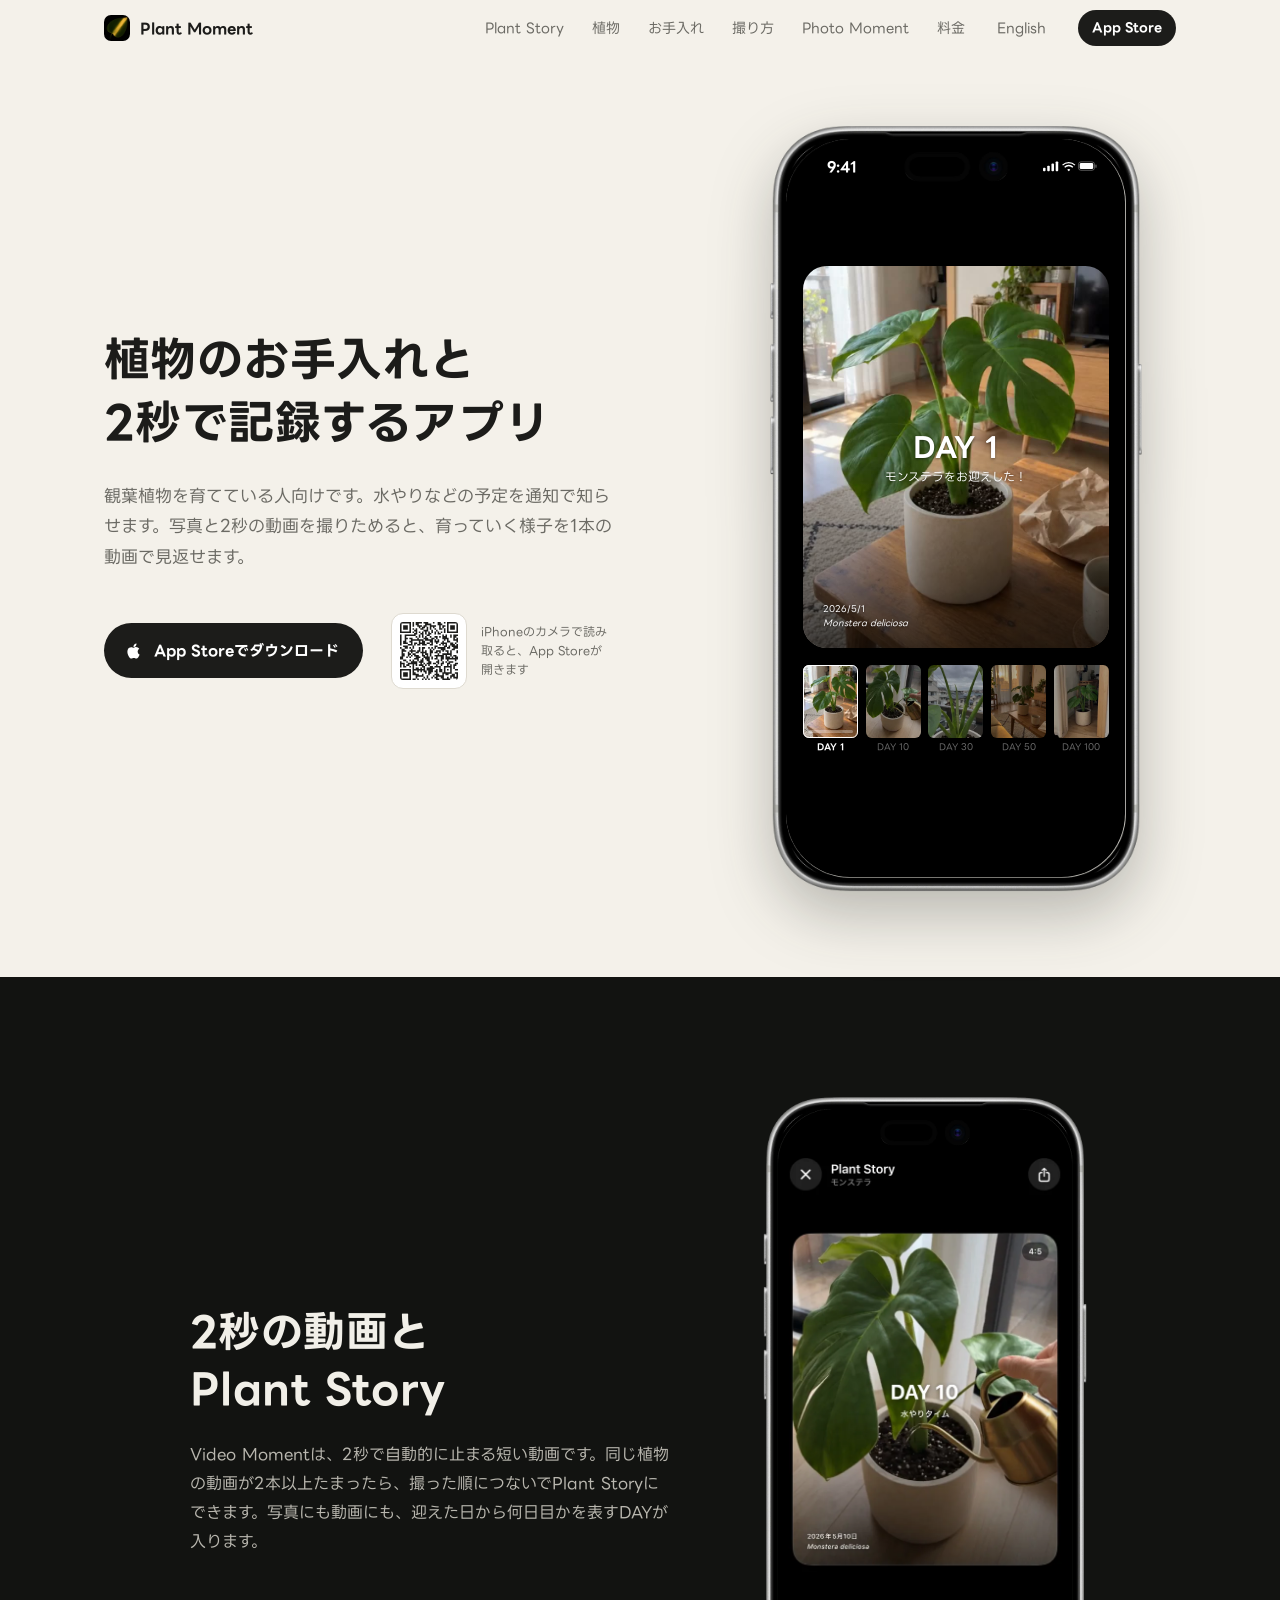
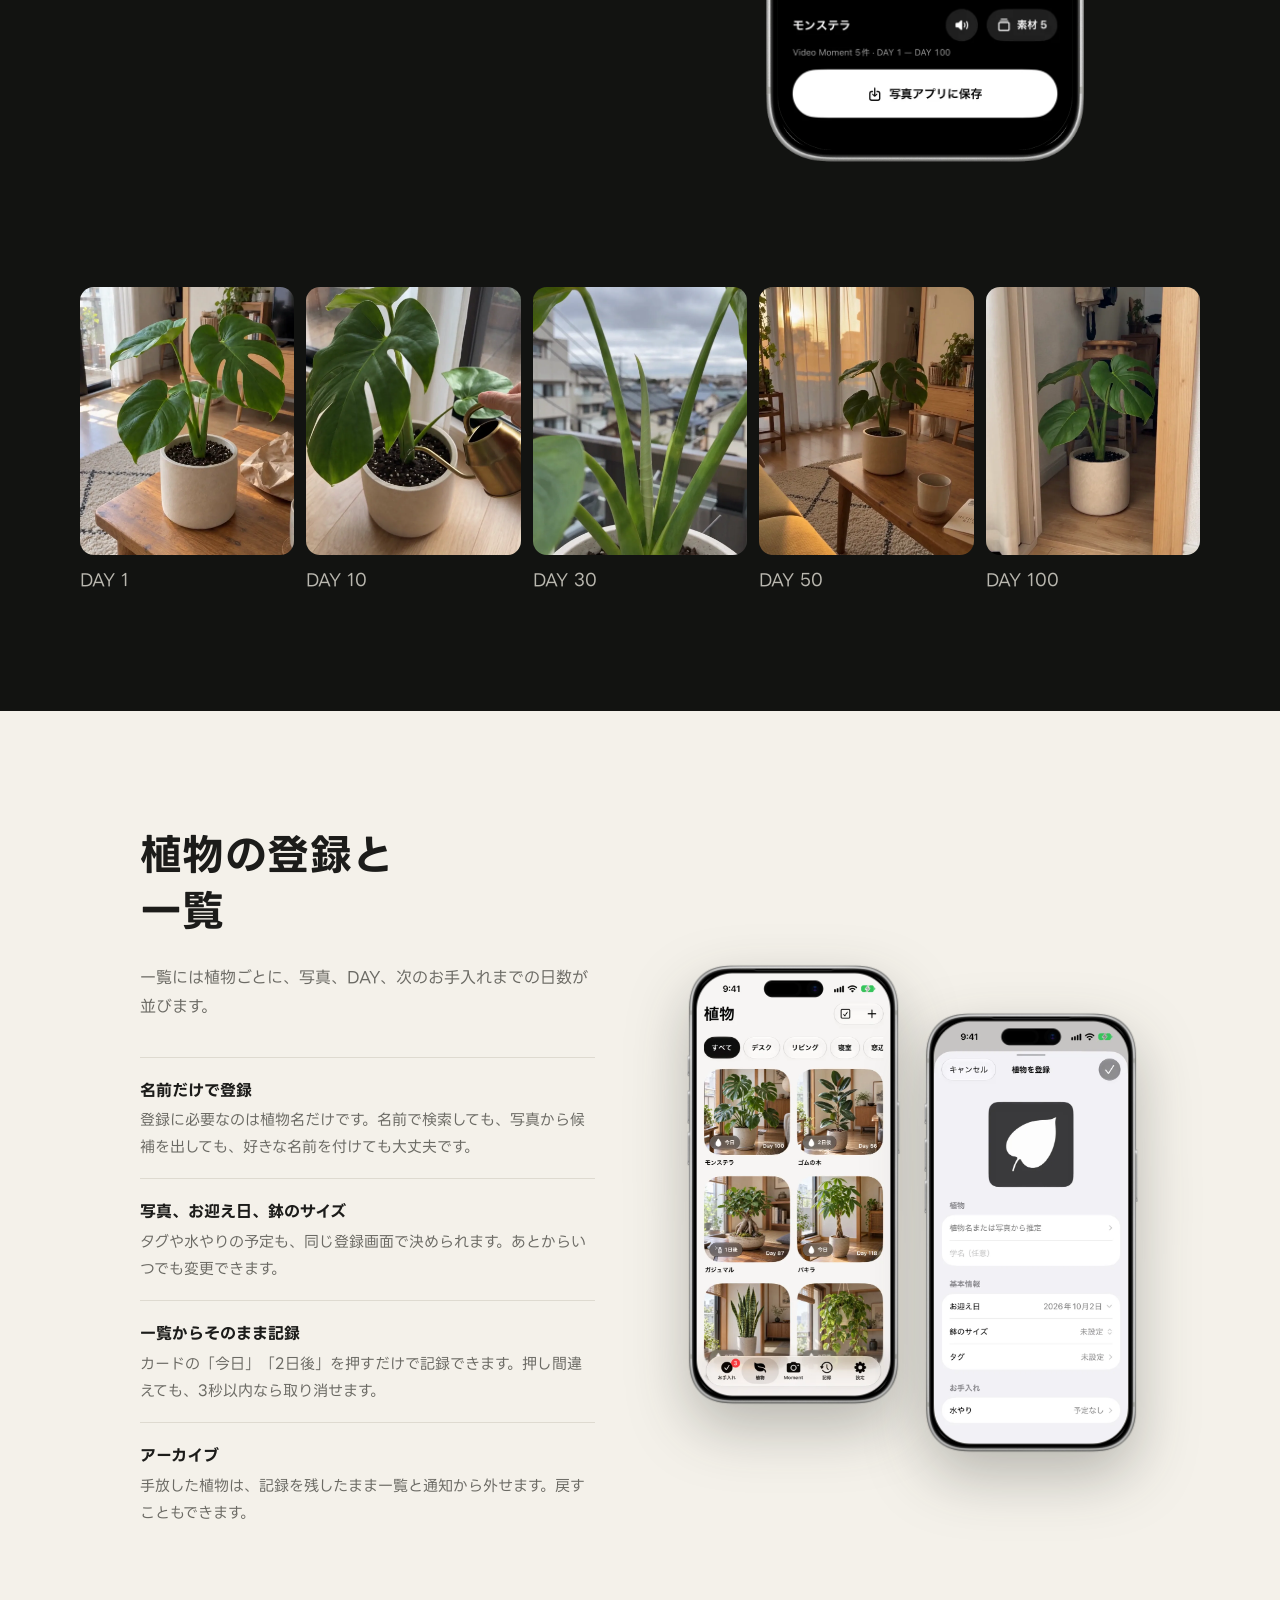
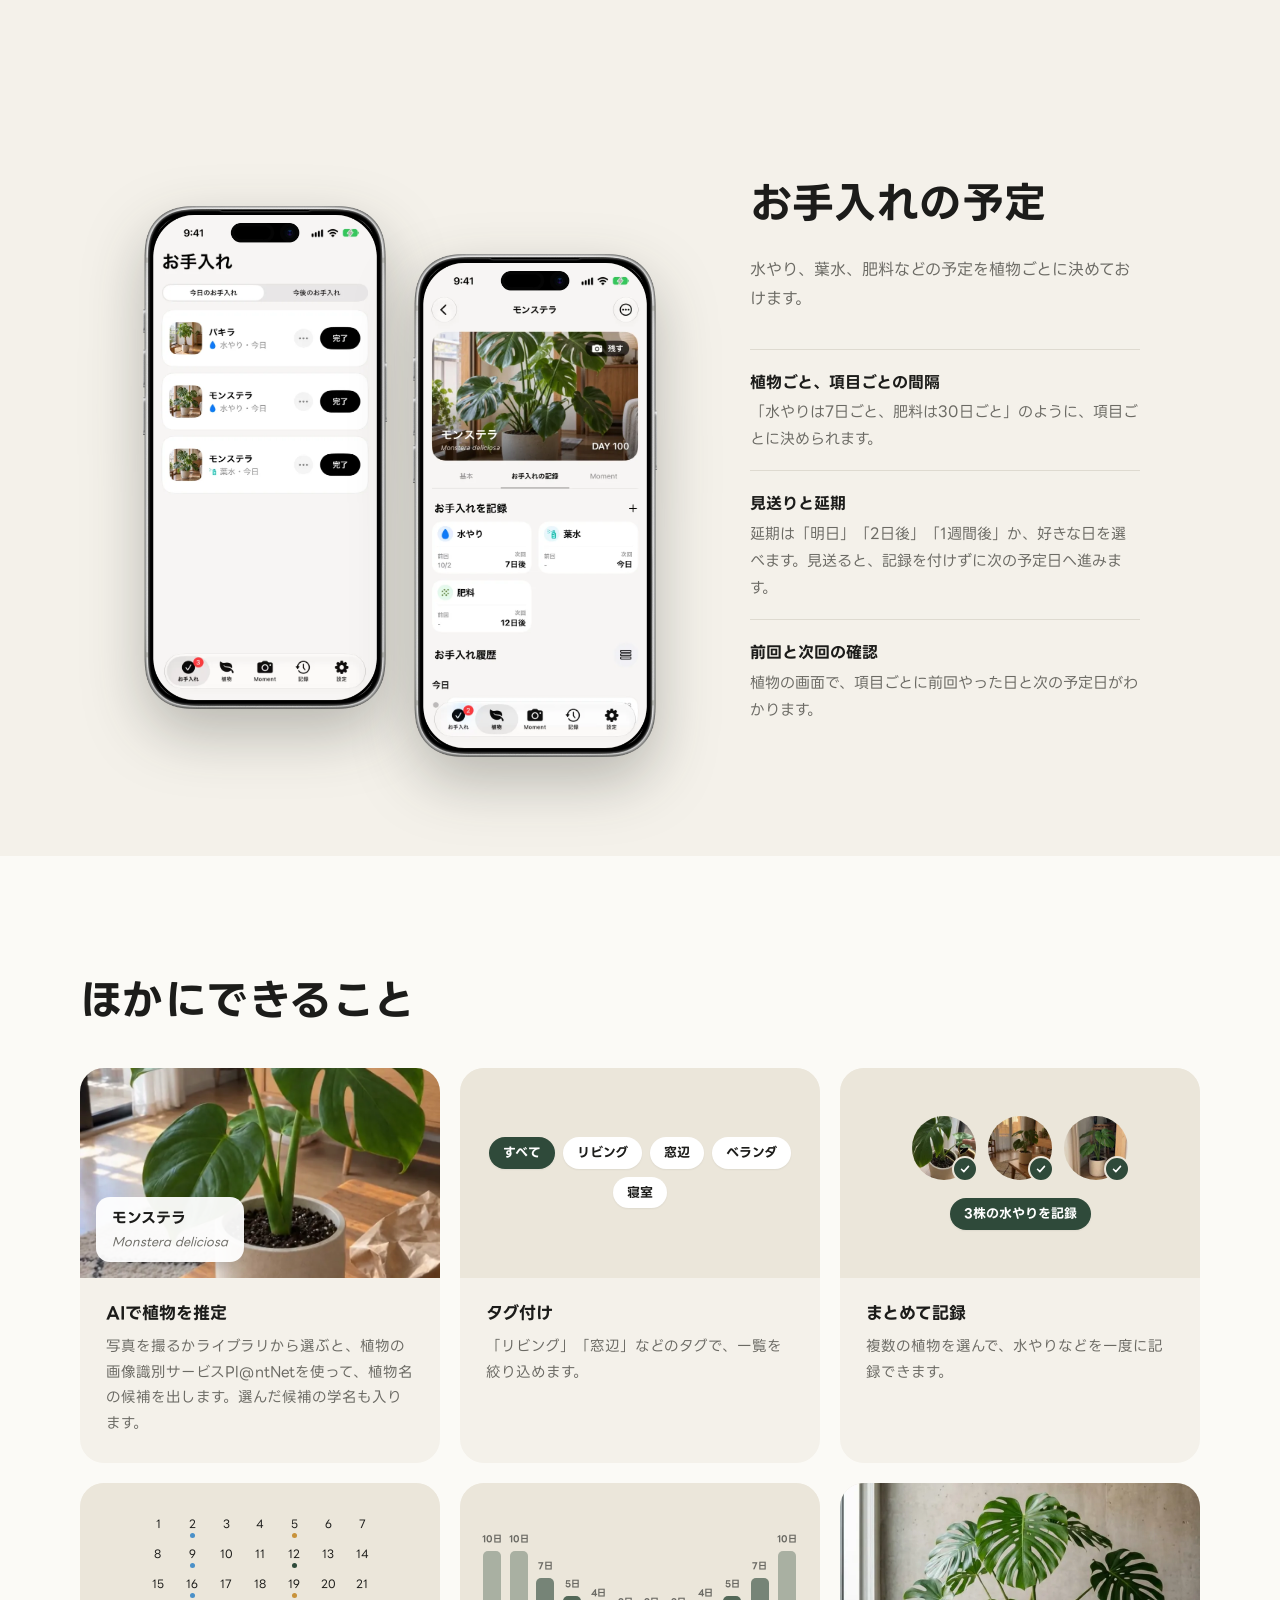
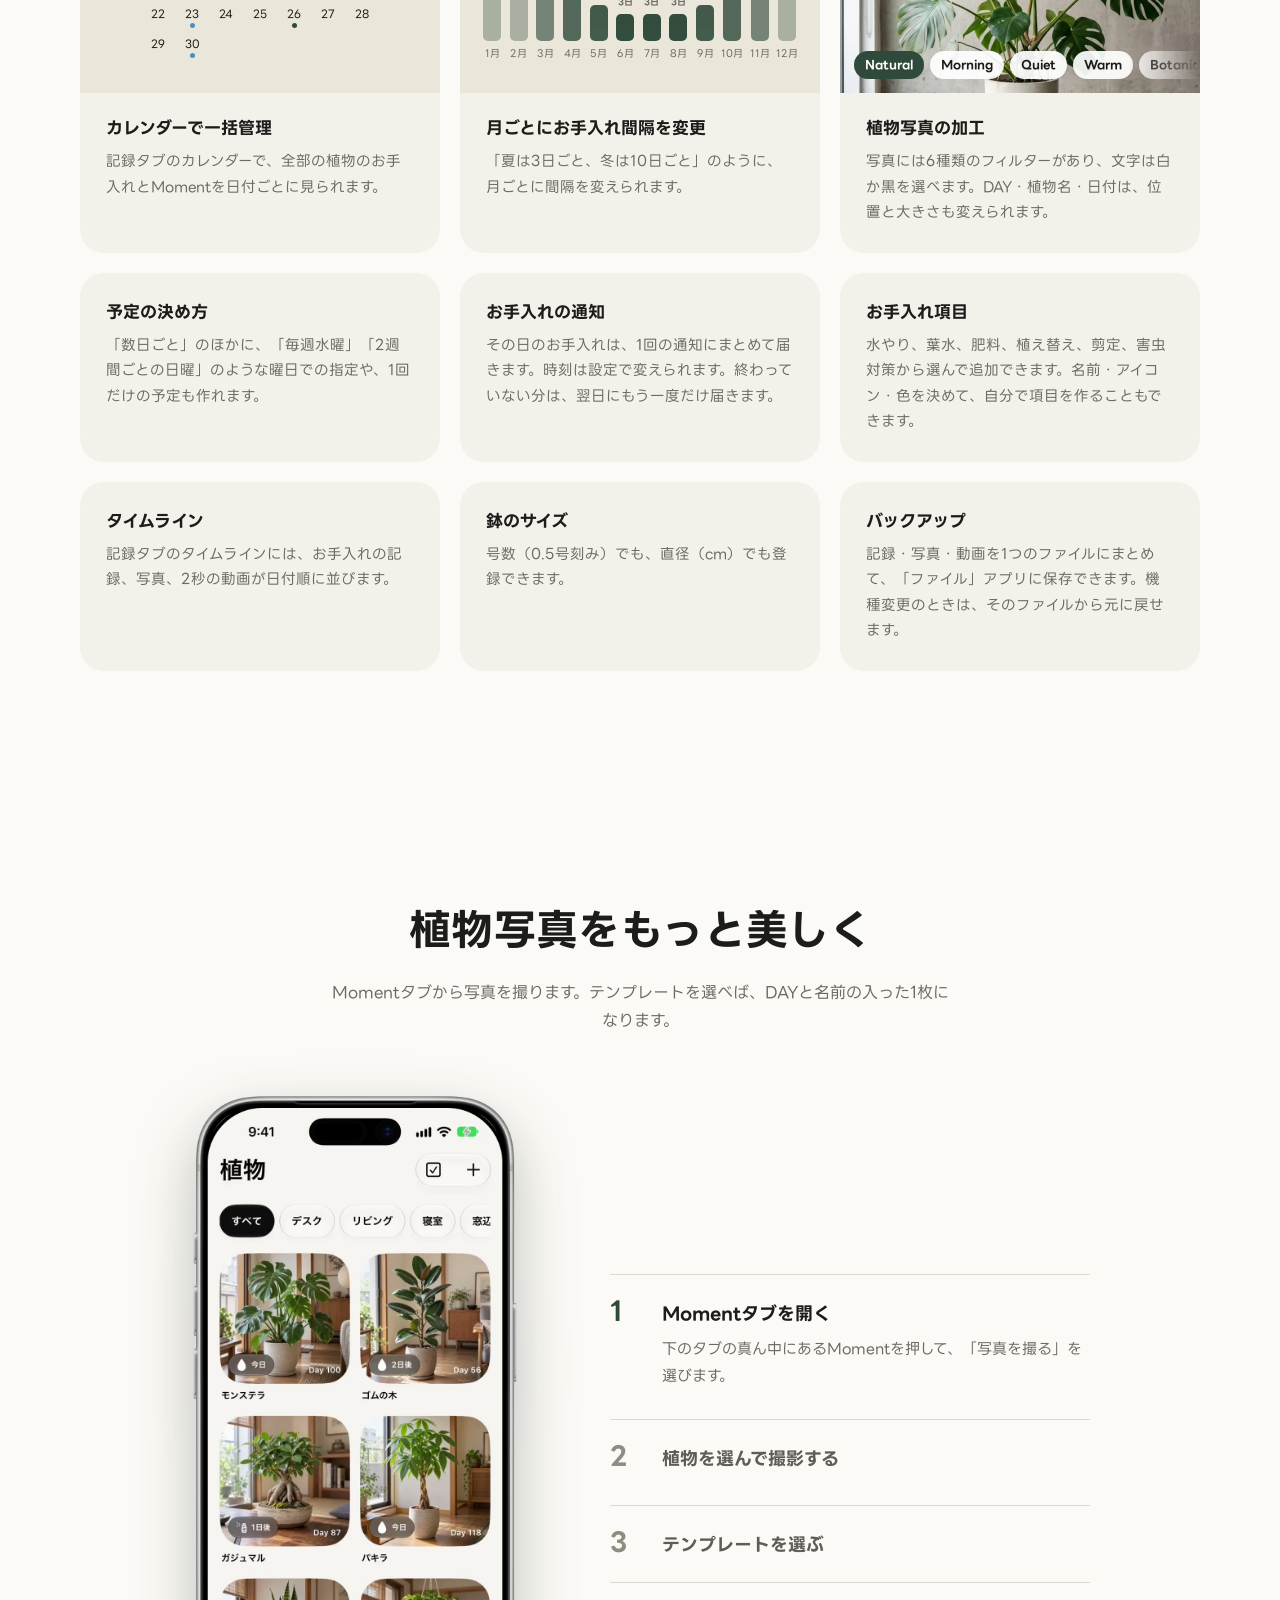
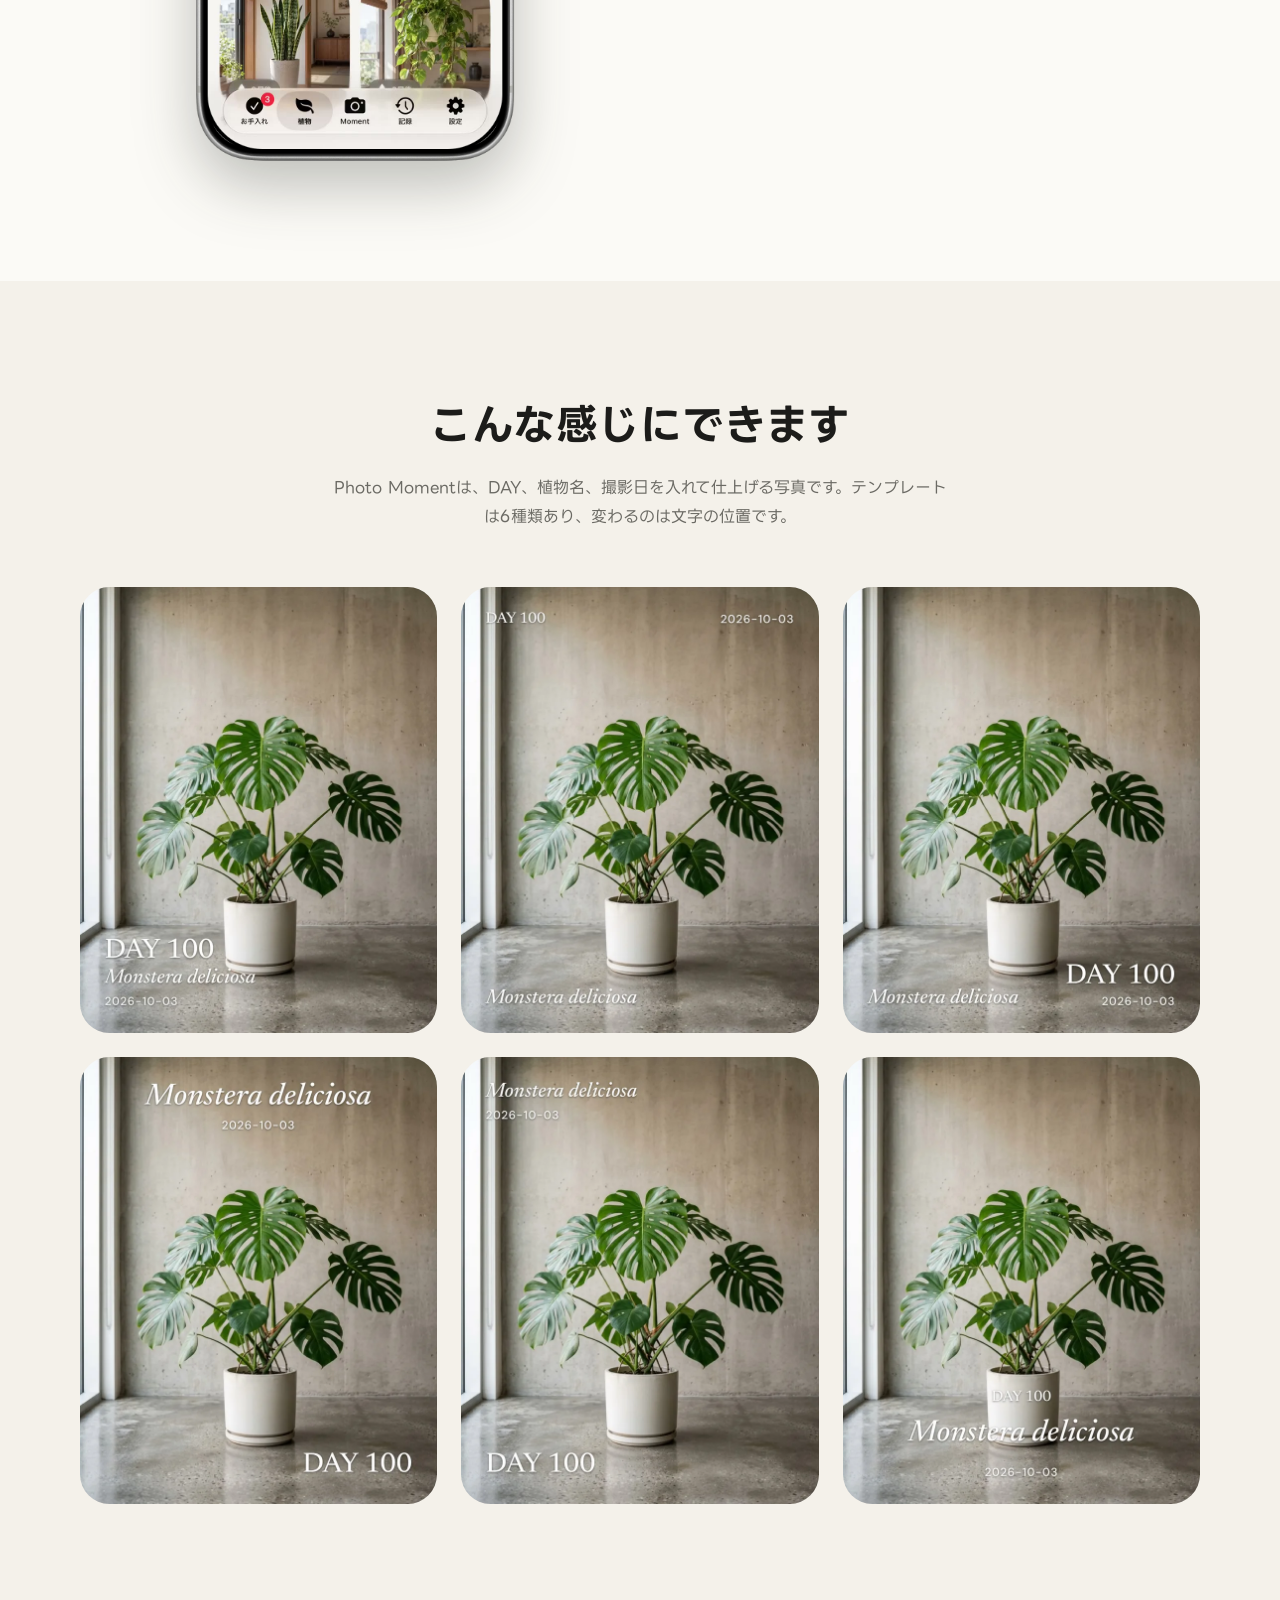
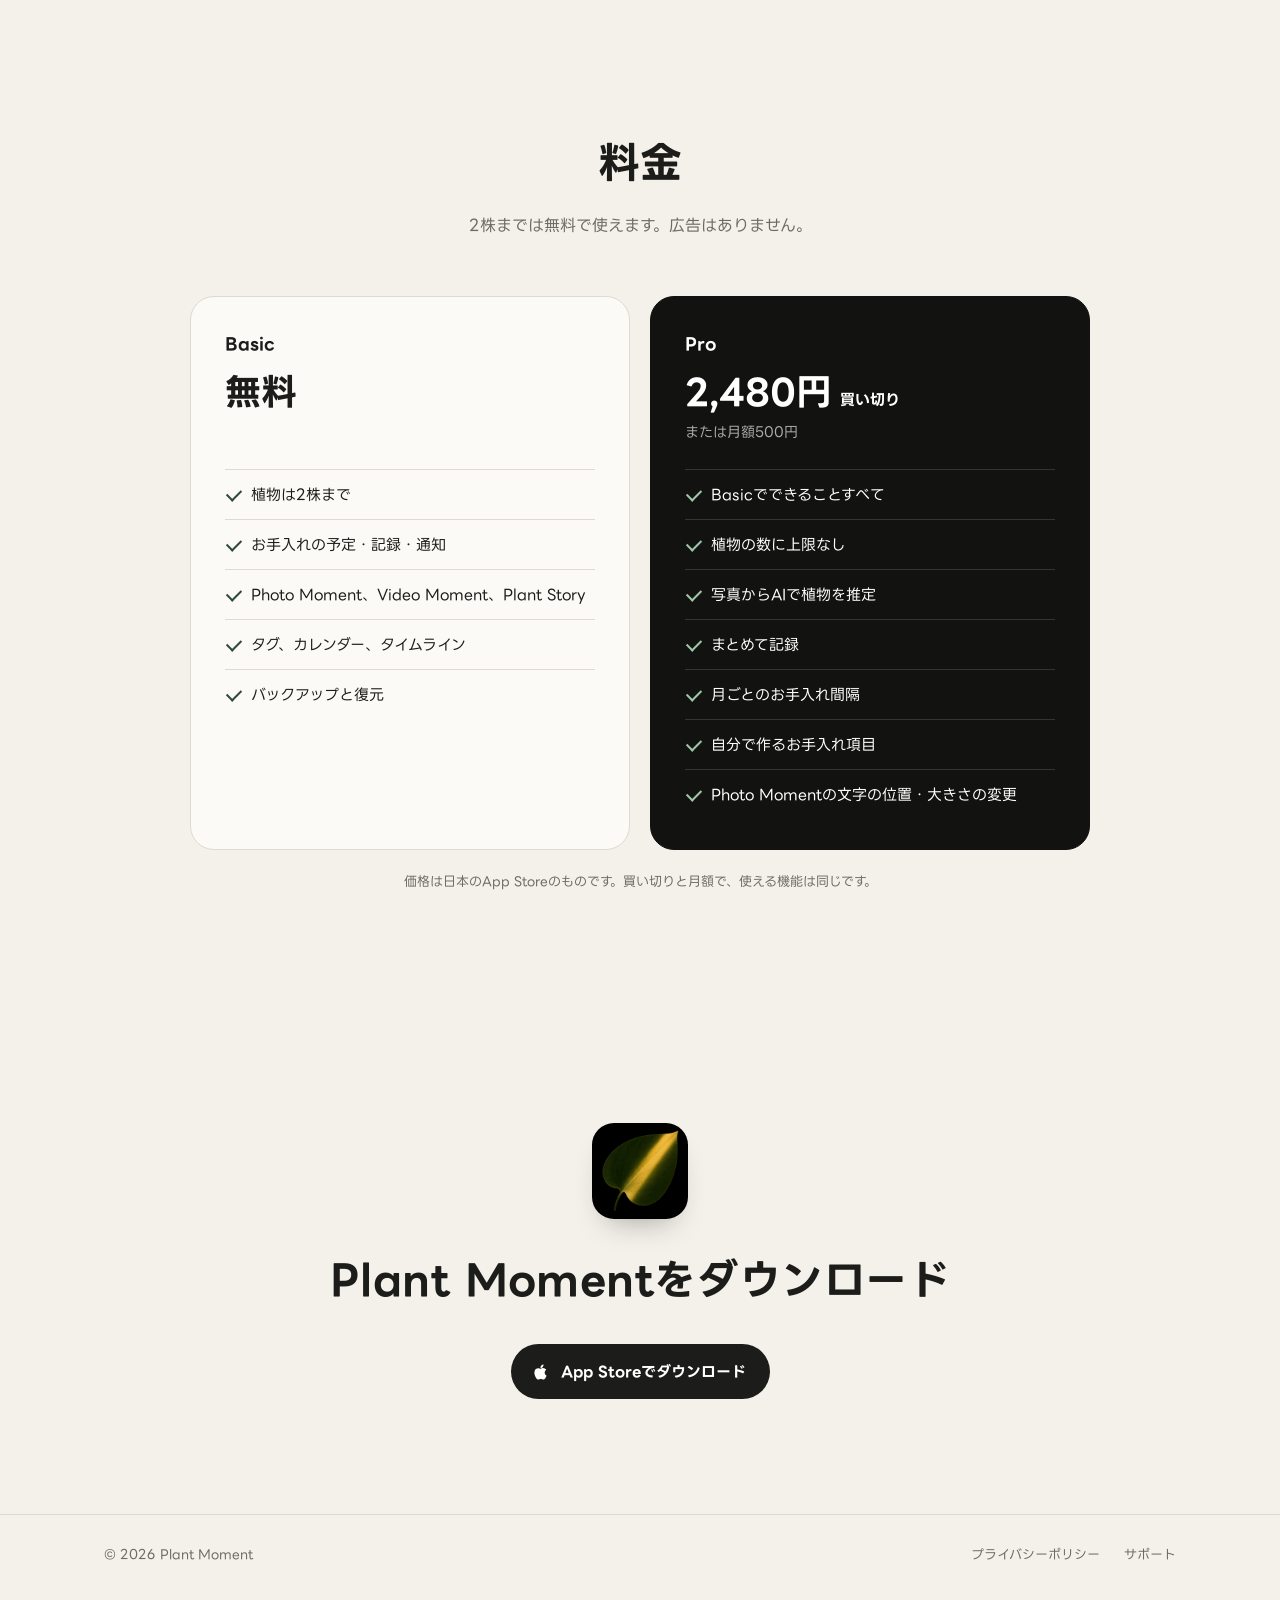
<file: index.html>
<!doctype html>
<html lang="ja">
<head>
<meta charset="utf-8">
<meta name="viewport" content="width=device-width, initial-scale=1, viewport-fit=cover">
<title>Plant Moment — 植物のお手入れと成長を記録するiPhoneアプリ</title>
<meta name="description" content="Plant Momentは、植物のお手入れを記録しながら、写真と2秒動画で毎日の姿を残すiPhoneアプリです。">
<meta property="og:title" content="Plant Moment — 植物のお手入れと成長を記録するiPhoneアプリ">
<meta property="og:description" content="お手入れを記録し、植物の写真と2秒の動画を残せるiPhoneアプリです。写真にはDAYと植物名が入り、2秒の動画はつないでPlant Storyにできます。">
<meta property="og:image" content="https://yamakentoc.github.io/PlantMoment-LP/assets/moment-t1.webp">
<meta property="og:image:width" content="720">
<meta property="og:image:height" content="900">
<meta property="og:url" content="https://yamakentoc.github.io/PlantMoment-LP/">
<meta property="og:type" content="website">
<meta property="og:site_name" content="Plant Moment">
<meta property="og:locale" content="ja_JP">
<meta property="og:locale:alternate" content="en_US">
<meta name="theme-color" content="#f4f1ea">
<link rel="icon" href="assets/app-icon.png">
<link rel="apple-touch-icon" href="assets/app-icon.png">
<link rel="canonical" href="https://yamakentoc.github.io/PlantMoment-LP/">
<link rel="alternate" hreflang="ja" href="https://yamakentoc.github.io/PlantMoment-LP/">
<link rel="alternate" hreflang="en" href="https://yamakentoc.github.io/PlantMoment-LP/en/">
<link rel="alternate" hreflang="x-default" href="https://yamakentoc.github.io/PlantMoment-LP/">
<link rel="stylesheet" href="styles.css">
</head>
<body>

<header class="nav" id="nav">
  <div class="nav-inner">
    <a class="brand" href="#top"><img src="assets/app-icon.png" alt="" width="26" height="26"><span>Plant Moment</span></a>
    <nav class="nav-links" aria-label="ページ内">
      <a href="#story">Plant Story</a>
      <a href="#plants">植物</a>
      <a href="#care">お手入れ</a>
      <a href="#howto">撮り方</a>
      <a href="#photo">Photo Moment</a>
      <a href="#pricing">料金</a>
    </nav>
    <a class="nav-lang" href="en/" hreflang="en" lang="en">English</a>
    <a class="nav-price" href="#pricing">料金</a>
    <a class="nav-cta" href="https://apps.apple.com/app/apple-store/id6813776052?pt=118999846&amp;ct=fromLP&amp;mt=8" target="_blank" rel="noopener">App Store</a>
  </div>
</header>

<main id="top">

  <section class="hero">
    <div class="hero-text">
      <h1>植物のお手入れと<br>2秒で記録するアプリ</h1>
      <p class="lead">観葉植物を育てている人向けです。水やりなどの予定を通知で知らせます。写真と2秒の動画を撮りためると、育っていく様子を1本の動画で見返せます。</p>
      <div class="hero-actions">
        <a class="store-btn" href="https://apps.apple.com/app/apple-store/id6813776052?pt=118999846&amp;ct=fromLP&amp;mt=8" target="_blank" rel="noopener">
          <svg viewBox="0 0 24 24" aria-hidden="true"><path d="M16.37 12.62c-.02-2.3 1.88-3.4 1.96-3.46-1.07-1.56-2.73-1.78-3.32-1.8-1.41-.14-2.76.83-3.47.83-.72 0-1.82-.81-2.99-.79-1.54.02-2.96.9-3.75 2.27-1.6 2.78-.41 6.89 1.15 9.14.76 1.1 1.67 2.34 2.86 2.3 1.15-.05 1.58-.74 2.97-.74 1.38 0 1.77.74 2.98.72 1.23-.02 2.01-1.12 2.76-2.23.87-1.28 1.23-2.52 1.25-2.58-.03-.01-2.39-.92-2.4-3.66zM14.1 5.86c.63-.77 1.06-1.83.94-2.89-.91.04-2.01.61-2.66 1.37-.58.67-1.09 1.76-.96 2.8 1.02.08 2.05-.51 2.68-1.28z"/></svg>
          <span>App Storeでダウンロード</span>
        </a>
        <div class="hero-qr"><svg aria-hidden="true" viewBox="0 0 37 37" class="segno"><path class="qrline" stroke="#1c1c1a" d="M0 0.5h7m1 0h1m1 0h4m1 0h3m3 0h1m2 0h2m2 0h1m1 0h7m-37 1h1m5 0h1m1 0h1m1 0h2m4 0h4m4 0h3m3 0h1m5 0h1m-37 1h1m1 0h3m1 0h1m1 0h1m2 0h3m1 0h2m2 0h4m2 0h1m1 0h2m1 0h1m1 0h3m1 0h1m-37 1h1m1 0h3m1 0h1m5 0h1m1 0h2m1 0h1m1 0h1m1 0h1m3 0h1m1 0h1m2 0h1m1 0h3m1 0h1m-37 1h1m1 0h3m1 0h1m1 0h1m1 0h1m2 0h2m2 0h1m1 0h1m2 0h1m2 0h2m1 0h1m1 0h1m1 0h3m1 0h1m-37 1h1m5 0h1m2 0h2m4 0h3m2 0h1m2 0h1m4 0h1m1 0h1m5 0h1m-37 1h7m1 0h1m1 0h1m1 0h1m1 0h1m1 0h1m1 0h1m1 0h1m1 0h1m1 0h1m1 0h1m1 0h1m1 0h7m-28 1h2m2 0h2m1 0h1m1 0h2m2 0h1m1 0h2m-26 1h1m2 0h7m2 0h1m1 0h1m2 0h2m8 0h1m1 0h1m2 0h1m1 0h3m-37 1h1m2 0h1m6 0h1m1 0h1m1 0h1m1 0h1m2 0h1m2 0h2m1 0h1m1 0h3m2 0h1m1 0h2m-36 1h1m2 0h2m1 0h2m3 0h1m3 0h3m2 0h2m1 0h1m3 0h4m3 0h1m1 0h1m-37 1h1m2 0h1m3 0h8m1 0h5m1 0h1m1 0h1m3 0h1m1 0h1m3 0h3m-37 1h1m1 0h2m2 0h2m4 0h1m1 0h2m3 0h2m1 0h3m2 0h1m2 0h2m4 0h1m-37 1h1m1 0h3m2 0h1m1 0h2m1 0h4m1 0h2m1 0h1m2 0h1m2 0h4m2 0h2m1 0h1m-36 1h1m4 0h3m1 0h1m1 0h2m1 0h3m2 0h2m4 0h1m1 0h1m1 0h1m2 0h3m1 0h1m-35 1h3m3 0h1m13 0h2m4 0h2m1 0h1m1 0h4m-37 1h1m2 0h2m1 0h1m1 0h1m3 0h1m1 0h2m2 0h1m1 0h1m1 0h1m1 0h5m1 0h2m2 0h3m-36 1h2m4 0h1m4 0h1m1 0h1m4 0h1m1 0h1m4 0h3m4 0h2m-34 1h3m2 0h4m1 0h2m1 0h1m1 0h1m2 0h2m2 0h3m1 0h1m1 0h2m1 0h1m3 0h1m-36 1h1m3 0h1m1 0h1m2 0h2m1 0h4m2 0h2m1 0h2m1 0h1m4 0h1m1 0h1m3 0h1m-36 1h2m2 0h2m1 0h2m4 0h1m1 0h2m1 0h1m4 0h1m2 0h6m-32 1h2m2 0h1m1 0h1m1 0h3m2 0h2m1 0h1m1 0h1m2 0h6m1 0h1m2 0h1m1 0h2m-36 1h2m2 0h1m1 0h1m3 0h3m2 0h4m1 0h1m2 0h1m2 0h2m1 0h3m1 0h1m1 0h2m-37 1h2m7 0h3m2 0h1m1 0h3m1 0h1m1 0h2m2 0h2m1 0h8m-35 1h2m2 0h1m1 0h1m2 0h1m1 0h2m2 0h2m5 0h1m1 0h1m3 0h1m4 0h1m-36 1h1m3 0h1m2 0h4m1 0h3m3 0h2m3 0h2m2 0h1m1 0h1m1 0h3m-34 1h3m2 0h6m2 0h1m1 0h1m1 0h3m1 0h2m1 0h1m1 0h2m2 0h2m3 0h2m-37 1h1m1 0h1m1 0h2m2 0h1m1 0h1m1 0h3m1 0h1m1 0h1m4 0h1m2 0h1m3 0h1m1 0h1m1 0h2m-36 1h1m1 0h2m2 0h1m1 0h1m5 0h2m3 0h2m1 0h4m2 0h5m1 0h1m-27 1h1m1 0h2m1 0h1m1 0h1m1 0h5m3 0h1m2 0h1m3 0h1m1 0h1m-35 1h7m1 0h8m1 0h4m2 0h1m1 0h2m1 0h1m1 0h1m1 0h1m2 0h2m-37 1h1m5 0h1m1 0h1m2 0h1m1 0h1m1 0h2m1 0h3m1 0h2m1 0h2m1 0h1m3 0h1m-33 1h1m1 0h3m1 0h1m1 0h2m6 0h1m1 0h2m3 0h1m3 0h6m2 0h2m-37 1h1m1 0h3m1 0h1m1 0h4m2 0h1m3 0h1m3 0h3m2 0h1m1 0h2m2 0h2m1 0h1m-37 1h1m1 0h3m1 0h1m3 0h5m2 0h1m3 0h1m1 0h5m4 0h3m1 0h1m-37 1h1m5 0h1m3 0h1m4 0h1m1 0h1m2 0h1m1 0h2m2 0h2m2 0h1m1 0h1m1 0h3m-37 1h7m1 0h2m1 0h1m2 0h1m1 0h1m1 0h1m4 0h2m2 0h5m4 0h1"/></svg><p>iPhoneのカメラで読み取ると、App Storeが開きます</p></div>
      </div>
    </div>
    <figure class="hero-media screen">
      <div class="phone-ui">
        <div class="phone-status" aria-hidden="true">
          <span>9:41</span>
          <svg viewBox="0 0 64 13"><g fill="#fff"><rect x="0" y="8" width="3" height="4" rx="1"/><rect x="5" y="5.5" width="3" height="6.5" rx="1"/><rect x="10" y="3" width="3" height="9" rx="1"/><rect x="15" y="0.5" width="3" height="11.5" rx="1"/><path d="M30.5 2.6a9.6 9.6 0 0 1 6.8 2.8l1.1-1.1a11.2 11.2 0 0 0-15.8 0l1.1 1.1a9.6 9.6 0 0 1 6.8-2.8zm0 3.5a6 6 0 0 1 4.3 1.8l1.1-1.1a7.6 7.6 0 0 0-10.8 0l1.1 1.1a6 6 0 0 1 4.3-1.8zm0 3.5a2.5 2.5 0 0 1 1.8.7l-1.8 1.8-1.8-1.8a2.5 2.5 0 0 1 1.8-.7z"/><rect x="42" y="1" width="19" height="10" rx="3" fill="none" stroke="#fff" stroke-opacity=".4"/><rect x="43.5" y="2.5" width="16" height="7" rx="1.6"/><rect x="62" y="4" width="1.5" height="4" rx=".7" fill-opacity=".4"/></g></svg>
        </div>
        <div class="phone-hero">
      <div class="film">
        <video class="hero-video" src="assets/plant-story.mp4" poster="assets/plant-story-poster.jpg" muted loop playsinline autoplay preload="auto" aria-label="モンステラのPlant Story。2秒ずつ撮った動画が順に再生されます。"></video>
        <div class="film-center" aria-hidden="true">
          <span class="film-day" id="film-day">DAY 1</span>
          <span class="film-note" id="film-note">モンステラをお迎えした！</span>
        </div>
        <div class="film-meta" aria-hidden="true">
          <span id="film-date">2026/5/1</span>
          <span class="film-name">Monstera deliciosa</span>
        </div>
      </div>
      <ol class="film-thumbs" id="film-thumbs" aria-hidden="true">
        <li data-day="1" data-date="2026/5/1" data-note="モンステラをお迎えした！" data-from="0" data-to="2">
          <span class="thumb"><img src="assets/story-thumb-001.webp" alt="" width="180" height="240"><span class="bar"><i></i></span></span>
          <span class="label">DAY 1</span>
        </li>
        <li data-day="10" data-date="2026/5/10" data-note="水やりタイム" data-from="2" data-to="3.875">
          <span class="thumb"><img src="assets/story-thumb-010.webp" alt="" width="180" height="240"><span class="bar"><i></i></span></span>
          <span class="label">DAY 10</span>
        </li>
        <li data-day="30" data-date="2026/5/30" data-note="新しい芽出てきてるかも？" data-from="3.875" data-to="6.041667">
          <span class="thumb"><img src="assets/story-thumb-030.webp" alt="" width="180" height="240"><span class="bar"><i></i></span></span>
          <span class="label">DAY 30</span>
        </li>
        <li data-day="50" data-date="2026/6/19" data-note="夕方の我が家とモンステラ" data-from="6.041667" data-to="8.166667">
          <span class="thumb"><img src="assets/story-thumb-050.webp" alt="" width="180" height="240"><span class="bar"><i></i></span></span>
          <span class="label">DAY 50</span>
        </li>
        <li data-day="100" data-date="2026/8/8" data-note="迎えてから100日経ったらしい" data-from="8.166667" data-to="10.041667">
          <span class="thumb"><img src="assets/story-thumb-100.webp" alt="" width="180" height="240"><span class="bar"><i></i></span></span>
          <span class="label">DAY 100</span>
        </li>
      </ol>
        </div>
      </div>
    </figure>
  </section>

  <section class="story" id="story">
    <div class="story-grid">
      <div class="story-text">
        <h2>2秒の動画と<br>Plant Story</h2>
        <p>Video Momentは、2秒で自動的に止まる短い動画です。同じ植物の動画が2本以上たまったら、撮った順につないでPlant Storyにできます。写真にも動画にも、迎えた日から何日目かを表すDAYが入ります。</p>
      </div>
      <div class="screen screen-dark">
        <img src="assets/shot-story.webp" alt="Plant Storyの画面。モンステラのVideo Moment 5件、DAY 1からDAY 100" width="600" height="1305" loading="lazy">
      </div>
    </div>
    <ol class="days" aria-label="モンステラの成長">
      <li><img src="assets/day-001.webp" alt="" loading="lazy"><span>DAY 1</span></li>
      <li><img src="assets/day-010.webp" alt="" loading="lazy"><span>DAY 10</span></li>
      <li><img src="assets/day-030.webp" alt="" loading="lazy"><span>DAY 30</span></li>
      <li><img src="assets/day-050.webp" alt="" loading="lazy"><span>DAY 50</span></li>
      <li><img src="assets/day-100.webp" alt="" loading="lazy"><span>DAY 100</span></li>
    </ol>
  </section>

  <section class="plants" id="plants">
    <div class="care-grid plants-grid">
      <div class="care-text">
        <h2>植物の登録と<br>一覧</h2>
        <p>一覧には植物ごとに、写真、DAY、次のお手入れまでの日数が並びます。</p>
        <ul class="plain">
          <li><strong>名前だけで登録</strong>登録に必要なのは植物名だけです。名前で検索しても、写真から候補を出しても、好きな名前を付けても大丈夫です。</li>
          <li><strong>写真、お迎え日、鉢のサイズ</strong>タグや水やりの予定も、同じ登録画面で決められます。あとからいつでも変更できます。</li>
          <li><strong>一覧からそのまま記録</strong>カードの「今日」「2日後」を押すだけで記録できます。押し間違えても、3秒以内なら取り消せます。</li>
          <li><strong>アーカイブ</strong>手放した植物は、記録を残したまま一覧と通知から外せます。戻すこともできます。</li>
        </ul>
      </div>
      <div class="care-shots">
        <div class="screen"><img src="assets/shot-plants.webp" alt="植物タブ。写真、DAY、次のお手入れまでの日数が2列で並ぶ" width="600" height="1305" loading="lazy"></div>
        <div class="screen"><img src="assets/shot-register.webp" alt="植物を登録する画面。植物名、学名、お迎え日、鉢のサイズ、タグ、水やり" width="600" height="1305" loading="lazy"></div>
      </div>
    </div>
  </section>

  <section class="care" id="care">
    <div class="care-grid">
      <div class="care-shots">
        <div class="screen"><img src="assets/shot-care.webp" alt="お手入れタブ。今日のお手入れが植物ごとに並ぶ" width="600" height="1305" loading="lazy"></div>
        <div class="screen"><img src="assets/shot-detail.webp" alt="モンステラの詳細画面。水やり、葉水、肥料の前回と次回" width="600" height="1305" loading="lazy"></div>
      </div>
      <div class="care-text">
        <h2>お手入れの予定</h2>
        <p>水やり、葉水、肥料などの予定を植物ごとに決めておけます。</p>
        <ul class="plain">
          <li><strong>植物ごと、項目ごとの間隔</strong>「水やりは7日ごと、肥料は30日ごと」のように、項目ごとに決められます。</li>
          <li><strong>見送りと延期</strong>延期は「明日」「2日後」「1週間後」か、好きな日を選べます。見送ると、記録を付けずに次の予定日へ進みます。</li>
          <li><strong>前回と次回の確認</strong>植物の画面で、項目ごとに前回やった日と次の予定日がわかります。</li>
        </ul>
      </div>
    </div>
  </section>

  <section class="more" id="more">
    <h2>ほかにできること</h2>
    <div class="feature-grid">
      <article class="fcard">
        <div class="fv fv-photo"><img src="assets/day-001.webp" alt="" loading="lazy"><div class="id-card"><strong>モンステラ</strong><em>Monstera deliciosa</em></div></div>
        <div class="fb"><h3>AIで植物を推定</h3><p>写真を撮るかライブラリから選ぶと、植物の画像識別サービスPl@ntNetを使って、植物名の候補を出します。選んだ候補の学名も入ります。</p></div>
      </article>
      <article class="fcard">
        <div class="fv"><div class="chips"><span class="chip on">すべて</span><span class="chip">リビング</span><span class="chip">窓辺</span><span class="chip">ベランダ</span><span class="chip">寝室</span></div></div>
        <div class="fb"><h3>タグ付け</h3><p>「リビング」「窓辺」などのタグで、一覧を絞り込めます。</p></div>
      </article>
      <article class="fcard">
        <div class="fv"><div class="batch"><div class="bts"><span class="bt"><img src="assets/story-thumb-010.webp" alt="" loading="lazy"></span><span class="bt"><img src="assets/story-thumb-050.webp" alt="" loading="lazy"></span><span class="bt"><img src="assets/story-thumb-100.webp" alt="" loading="lazy"></span></div><span class="chip on">3株の水やりを記録</span></div></div>
        <div class="fb"><h3>まとめて記録</h3><p>複数の植物を選んで、水やりなどを一度に記録できます。</p></div>
      </article>
      <article class="fcard">
        <div class="fv"><div class="mini-cal" aria-hidden="true"><span>1</span><span class="w">2</span><span>3</span><span>4</span><span class="f">5</span><span>6</span><span>7</span><span>8</span><span class="w">9</span><span>10</span><span>11</span><span class="m">12</span><span>13</span><span>14</span><span>15</span><span class="w">16</span><span>17</span><span>18</span><span class="f">19</span><span>20</span><span>21</span><span>22</span><span class="w">23</span><span>24</span><span>25</span><span class="m">26</span><span>27</span><span>28</span><span>29</span><span class="w">30</span></div></div>
        <div class="fb"><h3>カレンダーで一括管理</h3><p>記録タブのカレンダーで、全部の植物のお手入れとMomentを日付ごとに見られます。</p></div>
      </article>
      <article class="fcard">
        <div class="fv"><ol class="months" aria-hidden="true"><li style="--d:10"><b>10日</b><i></i><span>1月</span></li><li style="--d:10"><b>10日</b><i></i><span>2月</span></li><li style="--d:7"><b>7日</b><i></i><span>3月</span></li><li style="--d:5"><b>5日</b><i></i><span>4月</span></li><li style="--d:4"><b>4日</b><i></i><span>5月</span></li><li style="--d:3"><b>3日</b><i></i><span>6月</span></li><li style="--d:3"><b>3日</b><i></i><span>7月</span></li><li style="--d:3"><b>3日</b><i></i><span>8月</span></li><li style="--d:4"><b>4日</b><i></i><span>9月</span></li><li style="--d:5"><b>5日</b><i></i><span>10月</span></li><li style="--d:7"><b>7日</b><i></i><span>11月</span></li><li style="--d:10"><b>10日</b><i></i><span>12月</span></li></ol></div>
        <div class="fb"><h3>月ごとにお手入れ間隔を変更</h3><p>「夏は3日ごと、冬は10日ごと」のように、月ごとに間隔を変えられます。</p></div>
      </article>
      <article class="fcard">
        <div class="fv fv-photo"><img src="assets/moment-t4.webp" alt="" loading="lazy"><div class="chips chips-bottom"><span class="chip on">Natural</span><span class="chip">Morning</span><span class="chip">Quiet</span><span class="chip">Warm</span><span class="chip">Botanical</span><span class="chip">Mono</span></div></div>
        <div class="fb"><h3>植物写真の加工</h3><p>写真には6種類のフィルターがあり、文字は白か黒を選べます。DAY・植物名・日付は、位置と大きさも変えられます。</p></div>
      </article>
      <article class="fcard text"><h3>予定の決め方</h3><p>「数日ごと」のほかに、「毎週水曜」「2週間ごとの日曜」のような曜日での指定や、1回だけの予定も作れます。</p></article>
      <article class="fcard text"><h3>お手入れの通知</h3><p>その日のお手入れは、1回の通知にまとめて届きます。時刻は設定で変えられます。終わっていない分は、翌日にもう一度だけ届きます。</p></article>
      <article class="fcard text"><h3>お手入れ項目</h3><p>水やり、葉水、肥料、植え替え、剪定、害虫対策から選んで追加できます。名前・アイコン・色を決めて、自分で項目を作ることもできます。</p></article>
      <article class="fcard text"><h3>タイムライン</h3><p>記録タブのタイムラインには、お手入れの記録、写真、2秒の動画が日付順に並びます。</p></article>
      <article class="fcard text"><h3>鉢のサイズ</h3><p>号数（0.5号刻み）でも、直径（cm）でも登録できます。</p></article>
      <article class="fcard text"><h3>バックアップ</h3><p>記録・写真・動画を1つのファイルにまとめて、「ファイル」アプリに保存できます。機種変更のときは、そのファイルから元に戻せます。</p></article>
    </div>
  </section>

  <section class="howto" id="howto">
    <div class="section-head">
      <h2>植物写真をもっと美しく</h2>
      <p>Momentタブから写真を撮ります。テンプレートを選べば、DAYと名前の入った1枚になります。</p>
    </div>
    <div class="howto-body">
      <div class="screen">
        <video id="howto-video" src="assets/howto.mp4" poster="assets/howto-poster.jpg" muted playsinline preload="metadata" aria-label="MomentタブからPhoto Momentの完成までのアプリ操作"></video>
      </div>
      <ol class="steps" id="steps">
        <li data-from="0" data-to="2.6">
          <button type="button">
            <span class="n">1</span>
            <span class="t">Momentタブを開く</span>
            <span class="d">下のタブの真ん中にあるMomentを押して、「写真を撮る」を選びます。</span>
          </button>
        </li>
        <li data-from="2.6" data-to="6.5">
          <button type="button">
            <span class="n">2</span>
            <span class="t">植物を選んで撮影する</span>
            <span class="d">撮る植物を選ぶとカメラが開きます。ライブラリの写真も使えます。</span>
          </button>
        </li>
        <li data-from="6.5" data-to="18.4">
          <button type="button">
            <span class="n">3</span>
            <span class="t">テンプレートを選ぶ</span>
            <span class="d">文字の配置を6種類から選びます。仕上がった写真は保存も共有もできます。</span>
          </button>
        </li>
      </ol>
    </div>
  </section>

  <section class="photo" id="photo">
    <div class="section-head">
      <h2>こんな感じにできます</h2>
      <p>Photo Momentは、DAY、植物名、撮影日を入れて仕上げる写真です。テンプレートは6種類あり、変わるのは文字の位置です。</p>
    </div>
    <ul class="templates">
      <li><img src="assets/moment-t1.webp" alt="テンプレート1。左下にDAY、学名、日付" width="720" height="900" loading="lazy"></li>
      <li><img src="assets/moment-t2.webp" alt="テンプレート2。上にDAYと日付、左下に学名" width="720" height="900" loading="lazy"></li>
      <li><img src="assets/moment-t3.webp" alt="テンプレート3。左下に学名、右下にDAYと日付" width="720" height="900" loading="lazy"></li>
      <li><img src="assets/moment-t4.webp" alt="テンプレート4。上に学名と日付、右下にDAY" width="720" height="900" loading="lazy"></li>
      <li><img src="assets/moment-t5.webp" alt="テンプレート5。左上に学名と日付、左下にDAY" width="720" height="900" loading="lazy"></li>
      <li><img src="assets/moment-t6.webp" alt="テンプレート6。下部中央にDAYと学名" width="720" height="900" loading="lazy"></li>
    </ul>
  </section>

  <section class="pricing" id="pricing">
    <div class="section-head">
      <h2>料金</h2>
      <p>2株までは無料で使えます。<span class="nb">広告はありません。</span></p>
    </div>
    <div class="plans">
      <div class="plan">
        <h3>Basic</h3>
        <p class="price">無料</p>
        <p class="price-sub">&nbsp;</p>
        <ul>
          <li>植物は2株まで</li>
          <li>お手入れの予定・記録・通知</li>
          <li>Photo Moment、Video Moment、Plant Story</li>
          <li>タグ、カレンダー、タイムライン</li>
          <li>バックアップと復元</li>
        </ul>
      </div>
      <div class="plan pro">
        <h3>Pro</h3>
        <p class="price">2,480円<small>買い切り</small></p>
        <p class="price-sub">または月額500円</p>
        <ul>
          <li>Basicでできることすべて</li>
          <li>植物の数に上限なし</li>
          <li>写真からAIで植物を推定</li>
          <li>まとめて記録</li>
          <li>月ごとのお手入れ間隔</li>
          <li>自分で作るお手入れ項目</li>
          <li>Photo Momentの文字の<span class="nb">位置・大きさの変更</span></li>
        </ul>
      </div>
    </div>
    <p class="plans-note">価格は日本のApp Storeのものです。買い切りと月額で、使える機能は同じです。</p>
  </section>

  <section class="cta">
    <img class="cta-icon" src="assets/app-icon.png" alt="" width="96" height="96" loading="lazy">
    <h2>Plant Momentを<span class="nb">ダウンロード</span></h2>
    <a class="store-btn" href="https://apps.apple.com/app/apple-store/id6813776052?pt=118999846&amp;ct=fromLP&amp;mt=8" target="_blank" rel="noopener">
      <svg viewBox="0 0 24 24" aria-hidden="true"><path d="M16.37 12.62c-.02-2.3 1.88-3.4 1.96-3.46-1.07-1.56-2.73-1.78-3.32-1.8-1.41-.14-2.76.83-3.47.83-.72 0-1.82-.81-2.99-.79-1.54.02-2.96.9-3.75 2.27-1.6 2.78-.41 6.89 1.15 9.14.76 1.1 1.67 2.34 2.86 2.3 1.15-.05 1.58-.74 2.97-.74 1.38 0 1.77.74 2.98.72 1.23-.02 2.01-1.12 2.76-2.23.87-1.28 1.23-2.52 1.25-2.58-.03-.01-2.39-.92-2.4-3.66zM14.1 5.86c.63-.77 1.06-1.83.94-2.89-.91.04-2.01.61-2.66 1.37-.58.67-1.09 1.76-.96 2.8 1.02.08 2.05-.51 2.68-1.28z"/></svg>
      <span>App Storeでダウンロード</span>
    </a>
  </section>

</main>

<footer class="footer">
  <div class="footer-inner">
    <span>© 2026 Plant Moment</span>
    <nav aria-label="フッター">
      <a href="https://yamakentoc.github.io/PlantMoment-Legal/privacy/">プライバシーポリシー</a>
      <a href="https://yamakentoc.github.io/PlantMoment-Legal/support/">サポート</a>
    </nav>
  </div>
</footer>

<script src="main.js" defer></script>
</body>
</html>
</file>
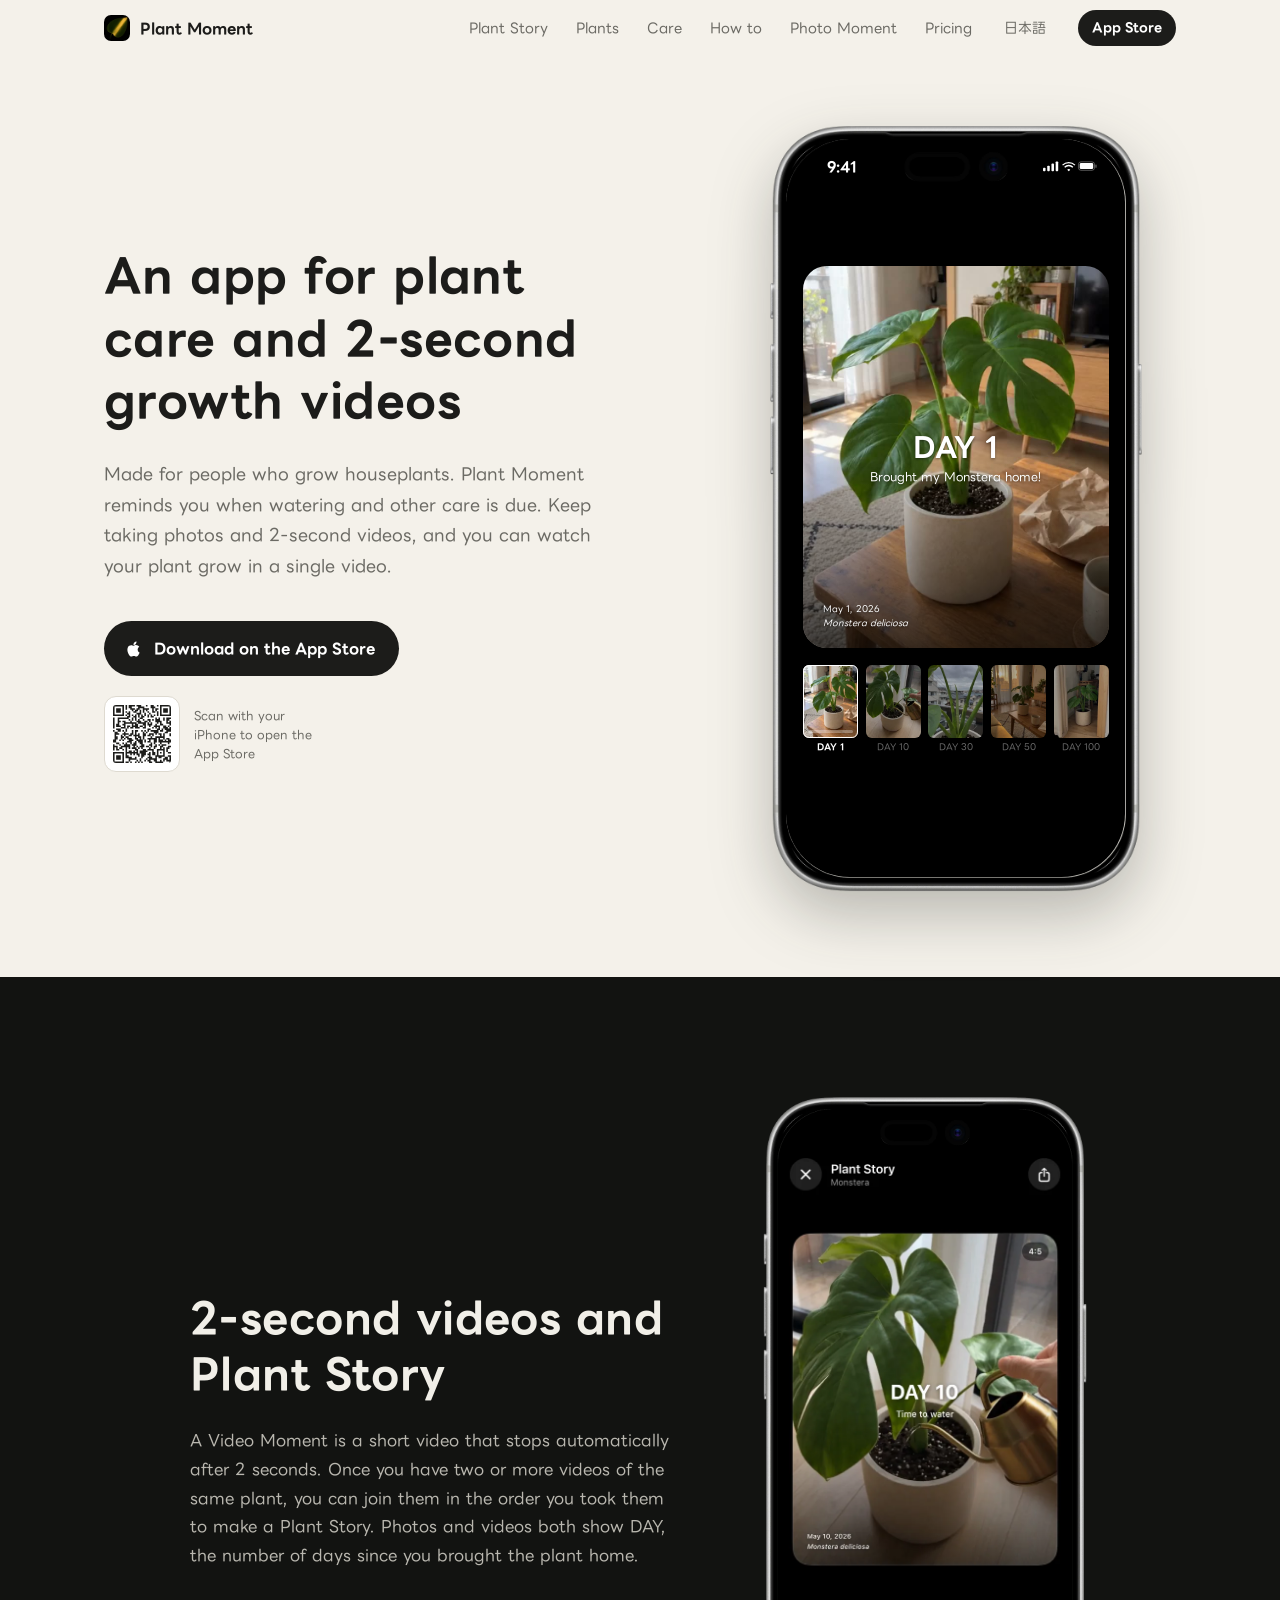
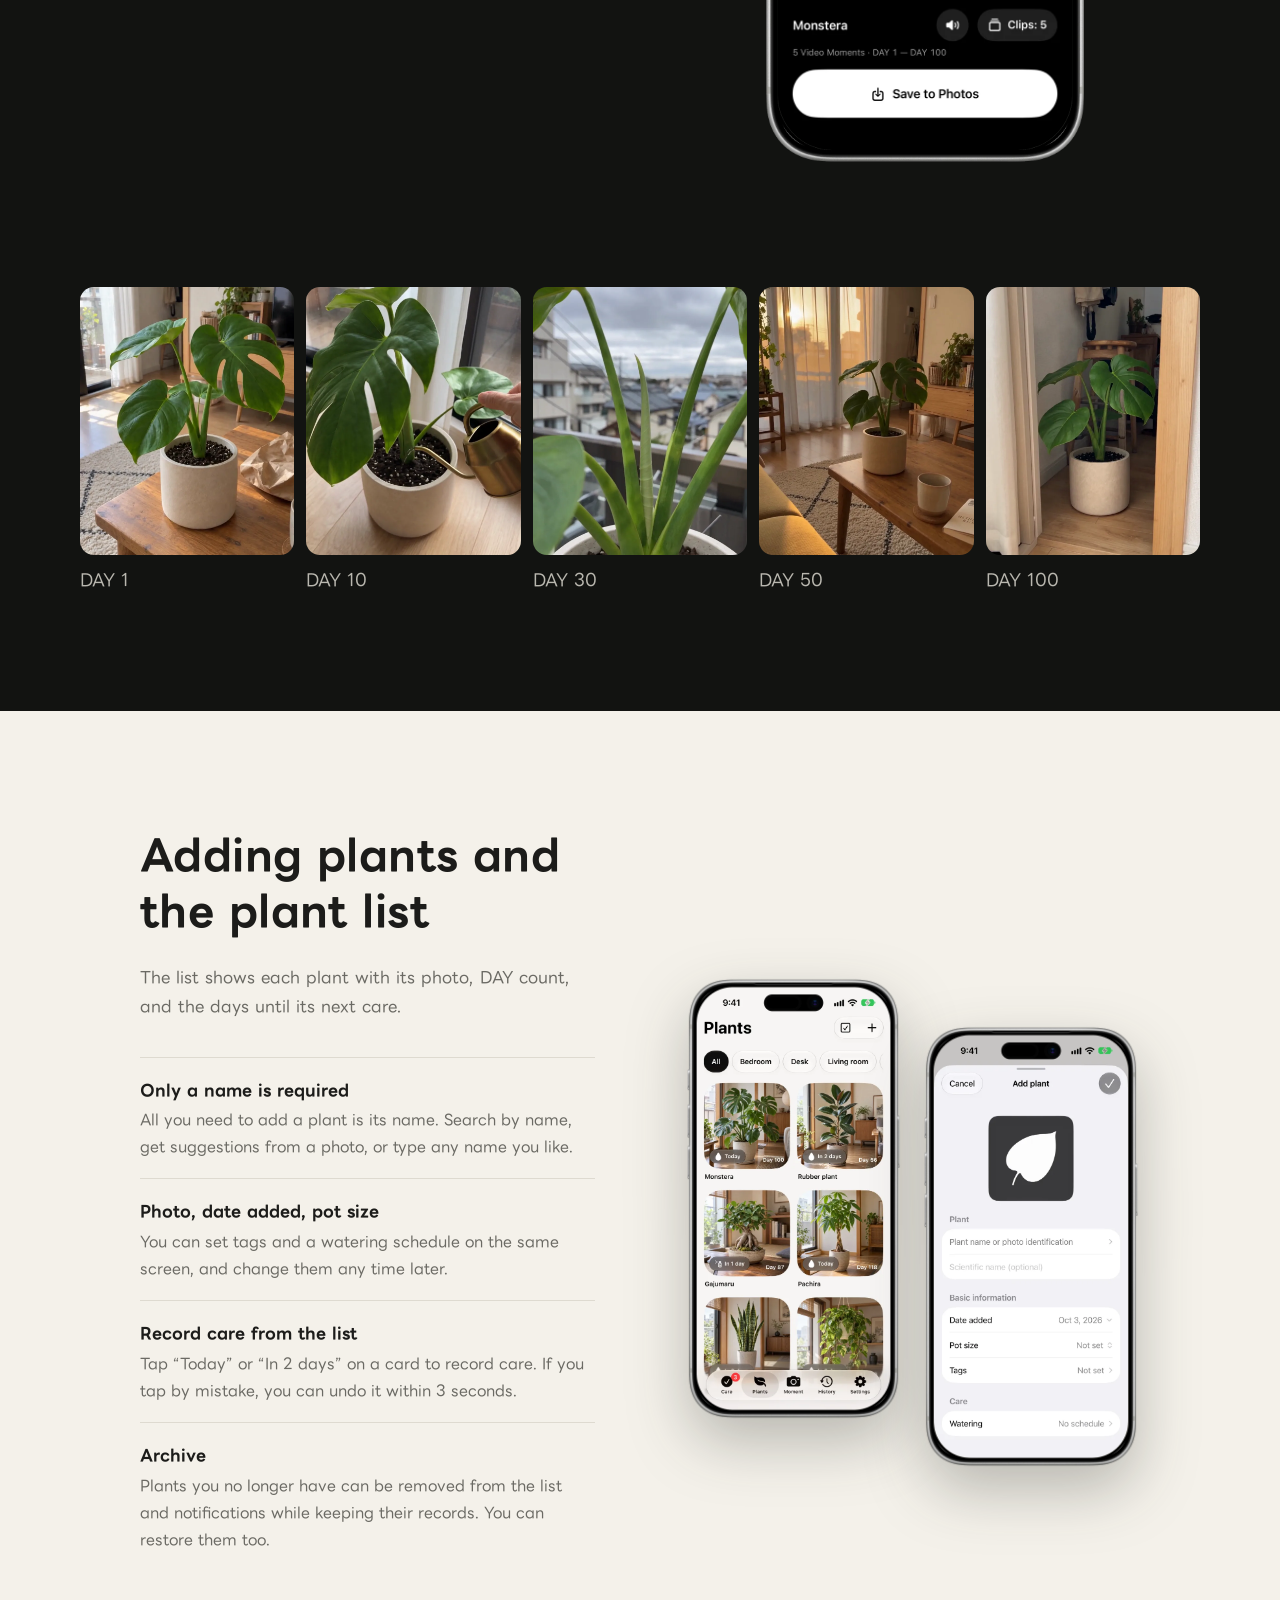
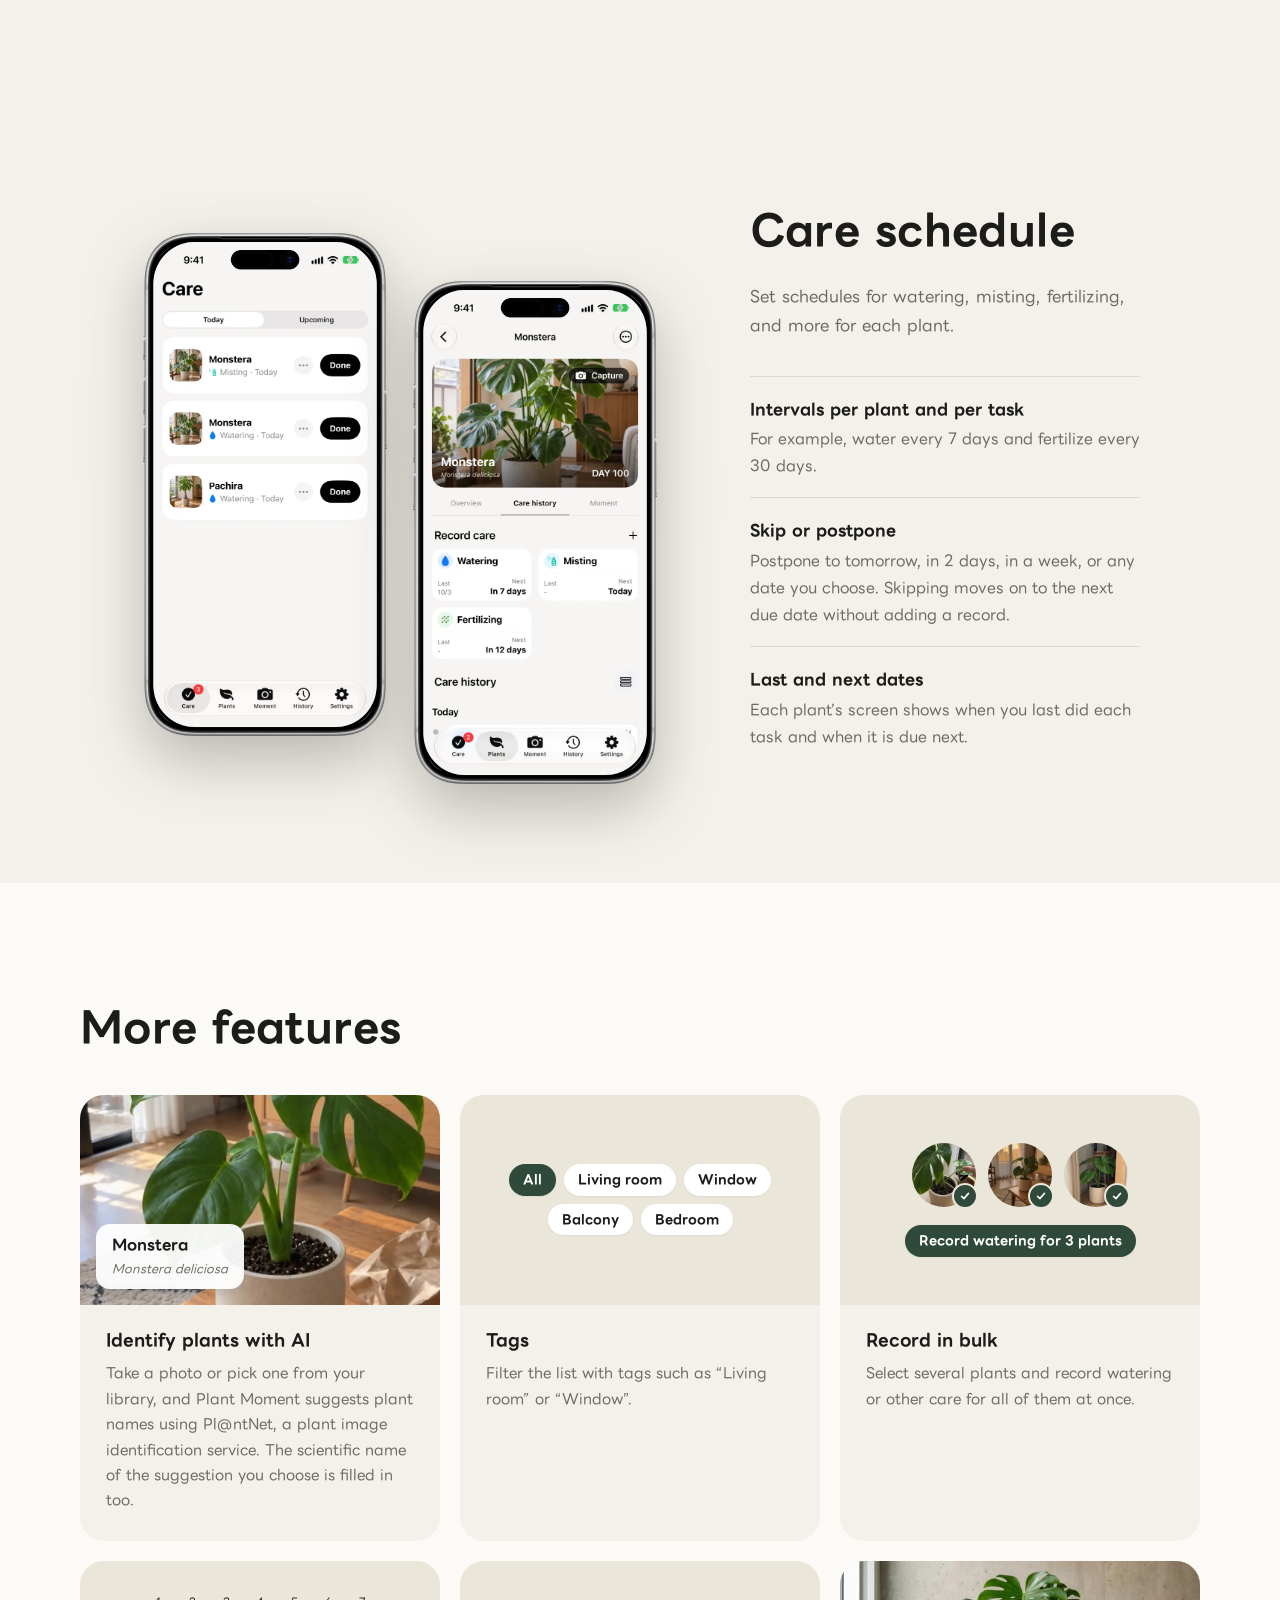
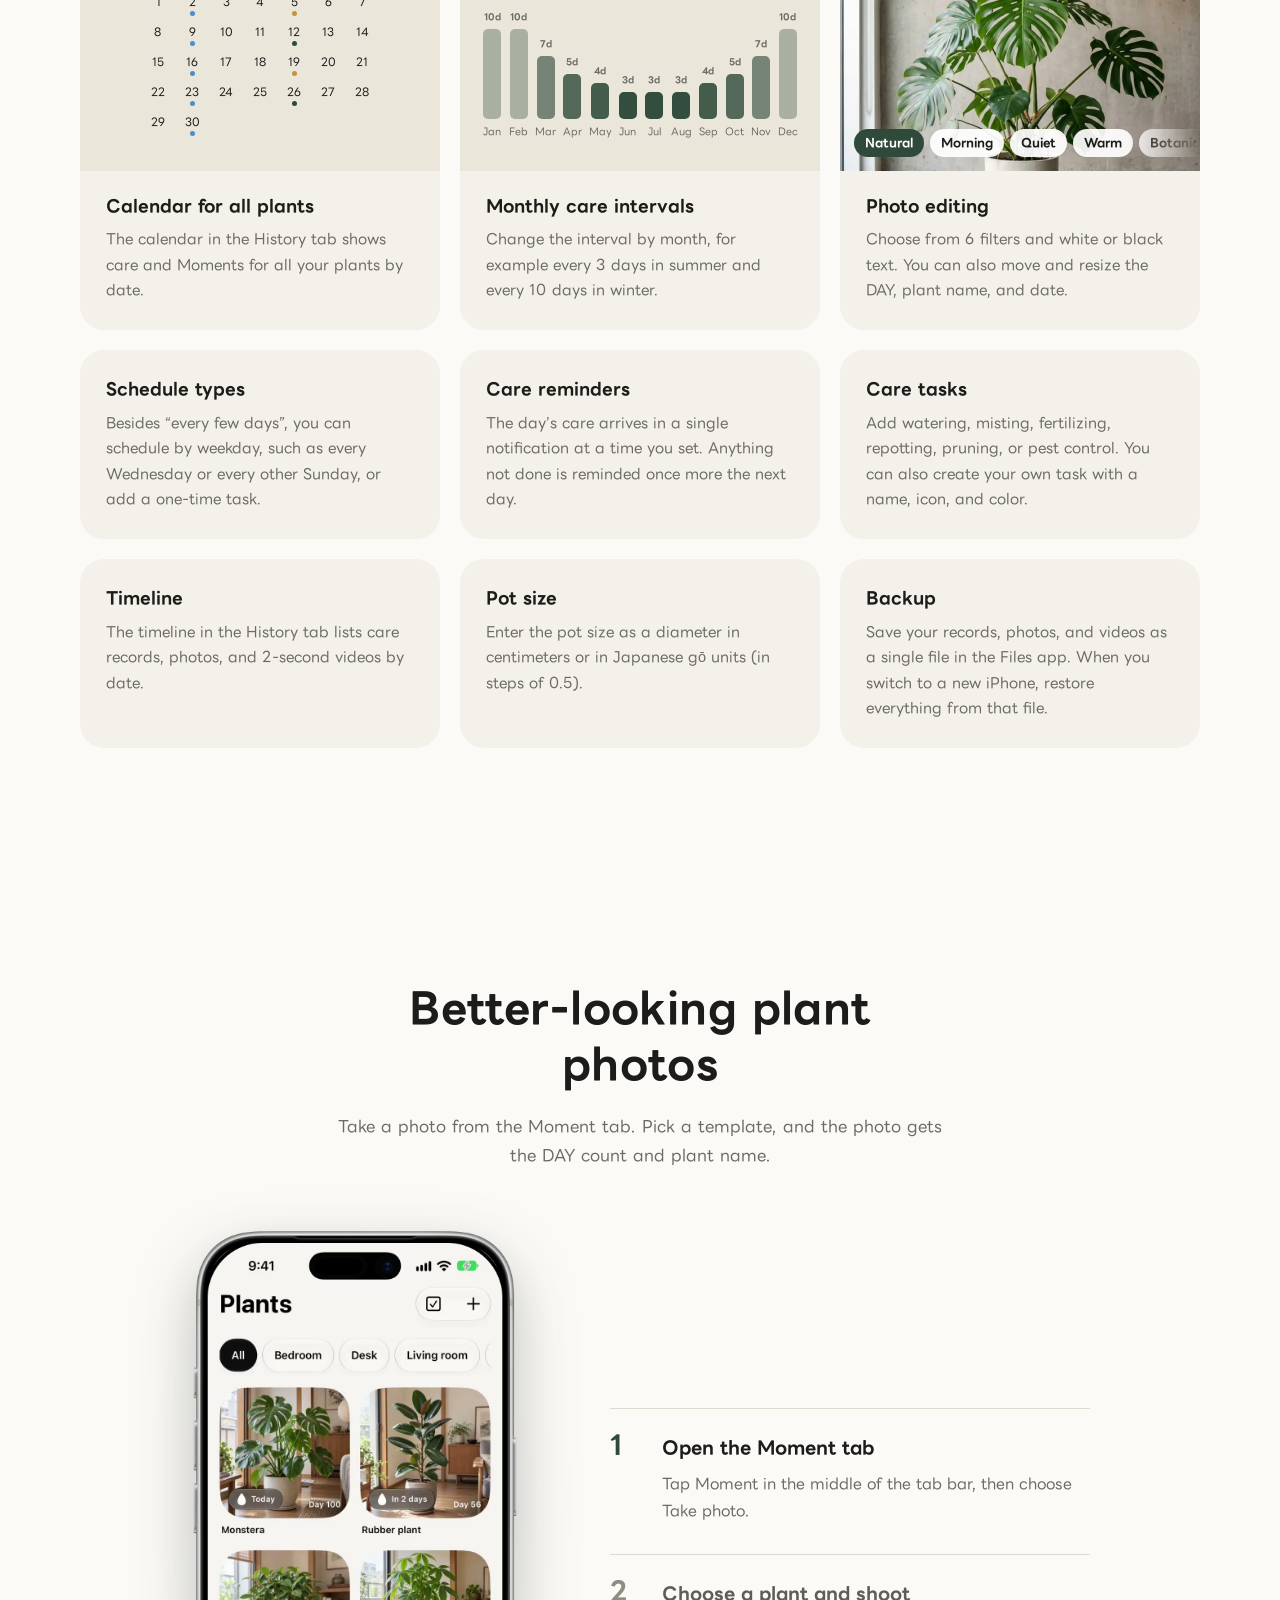
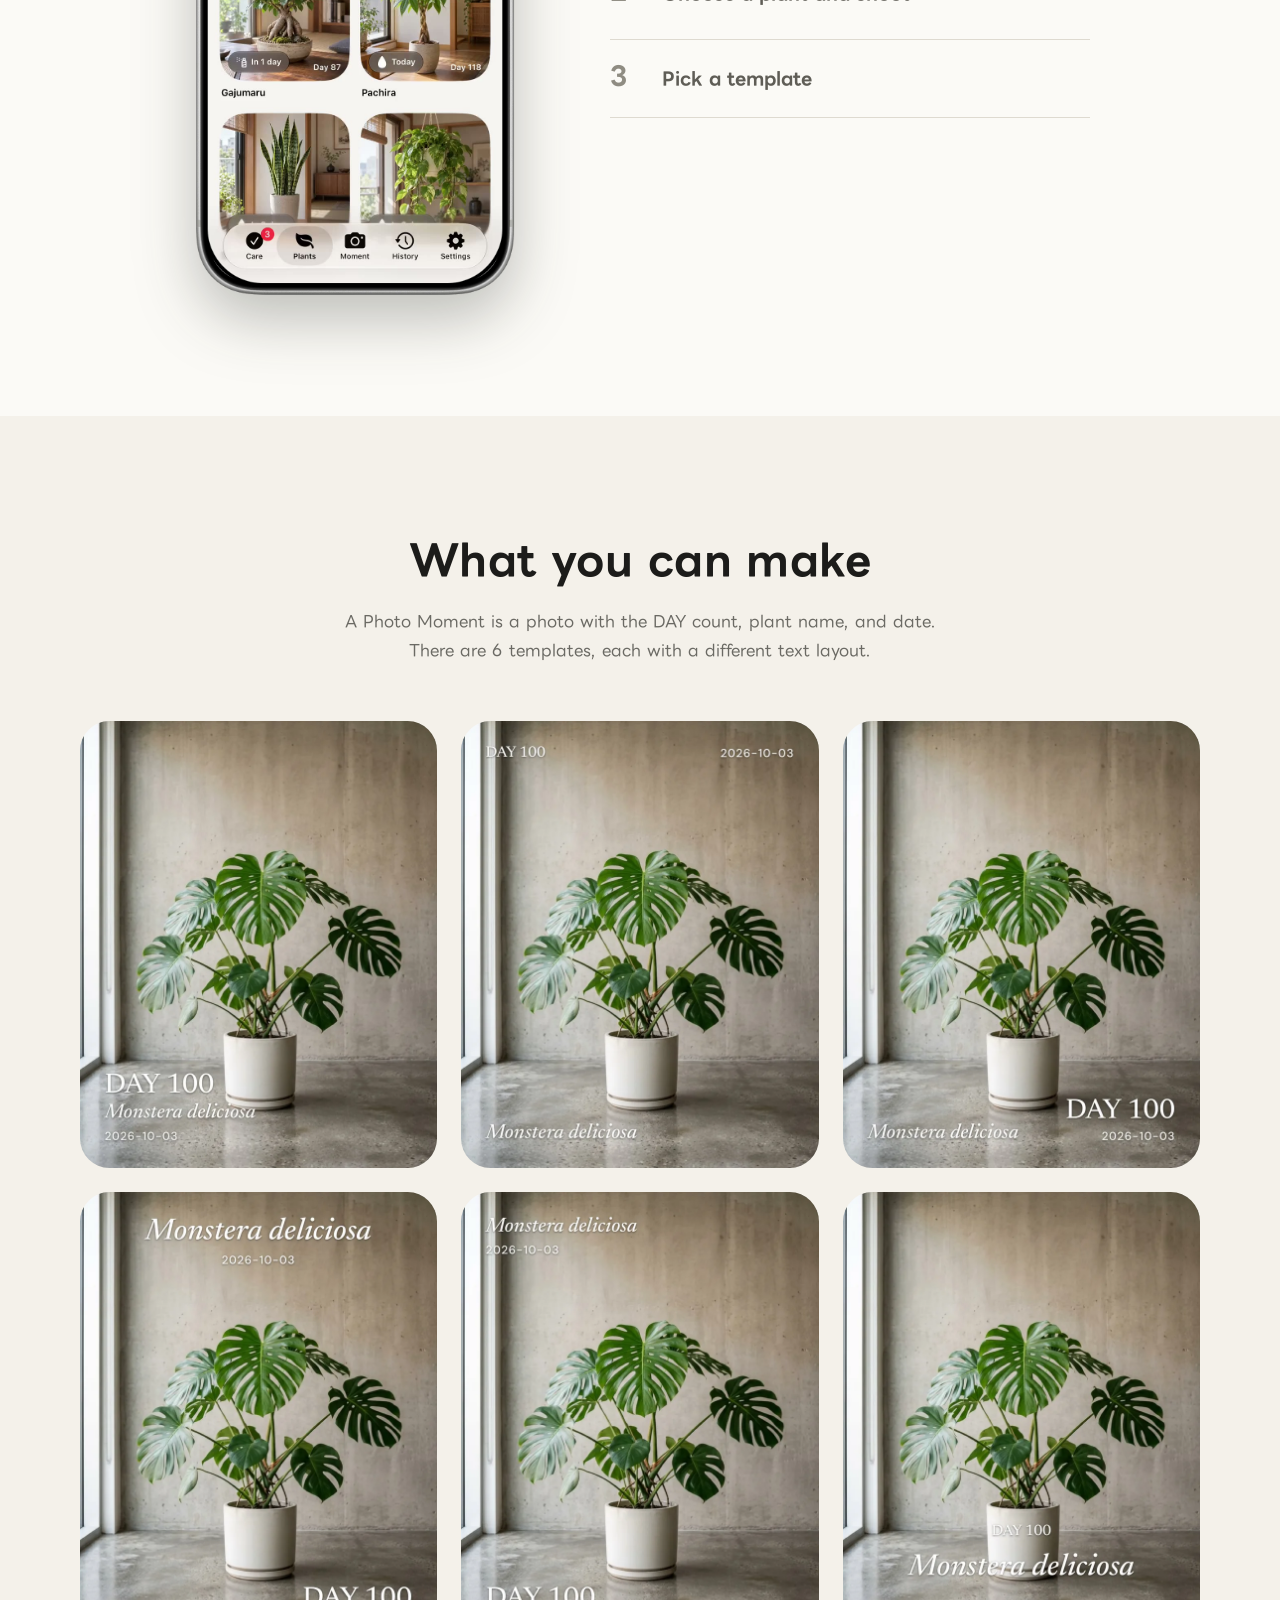
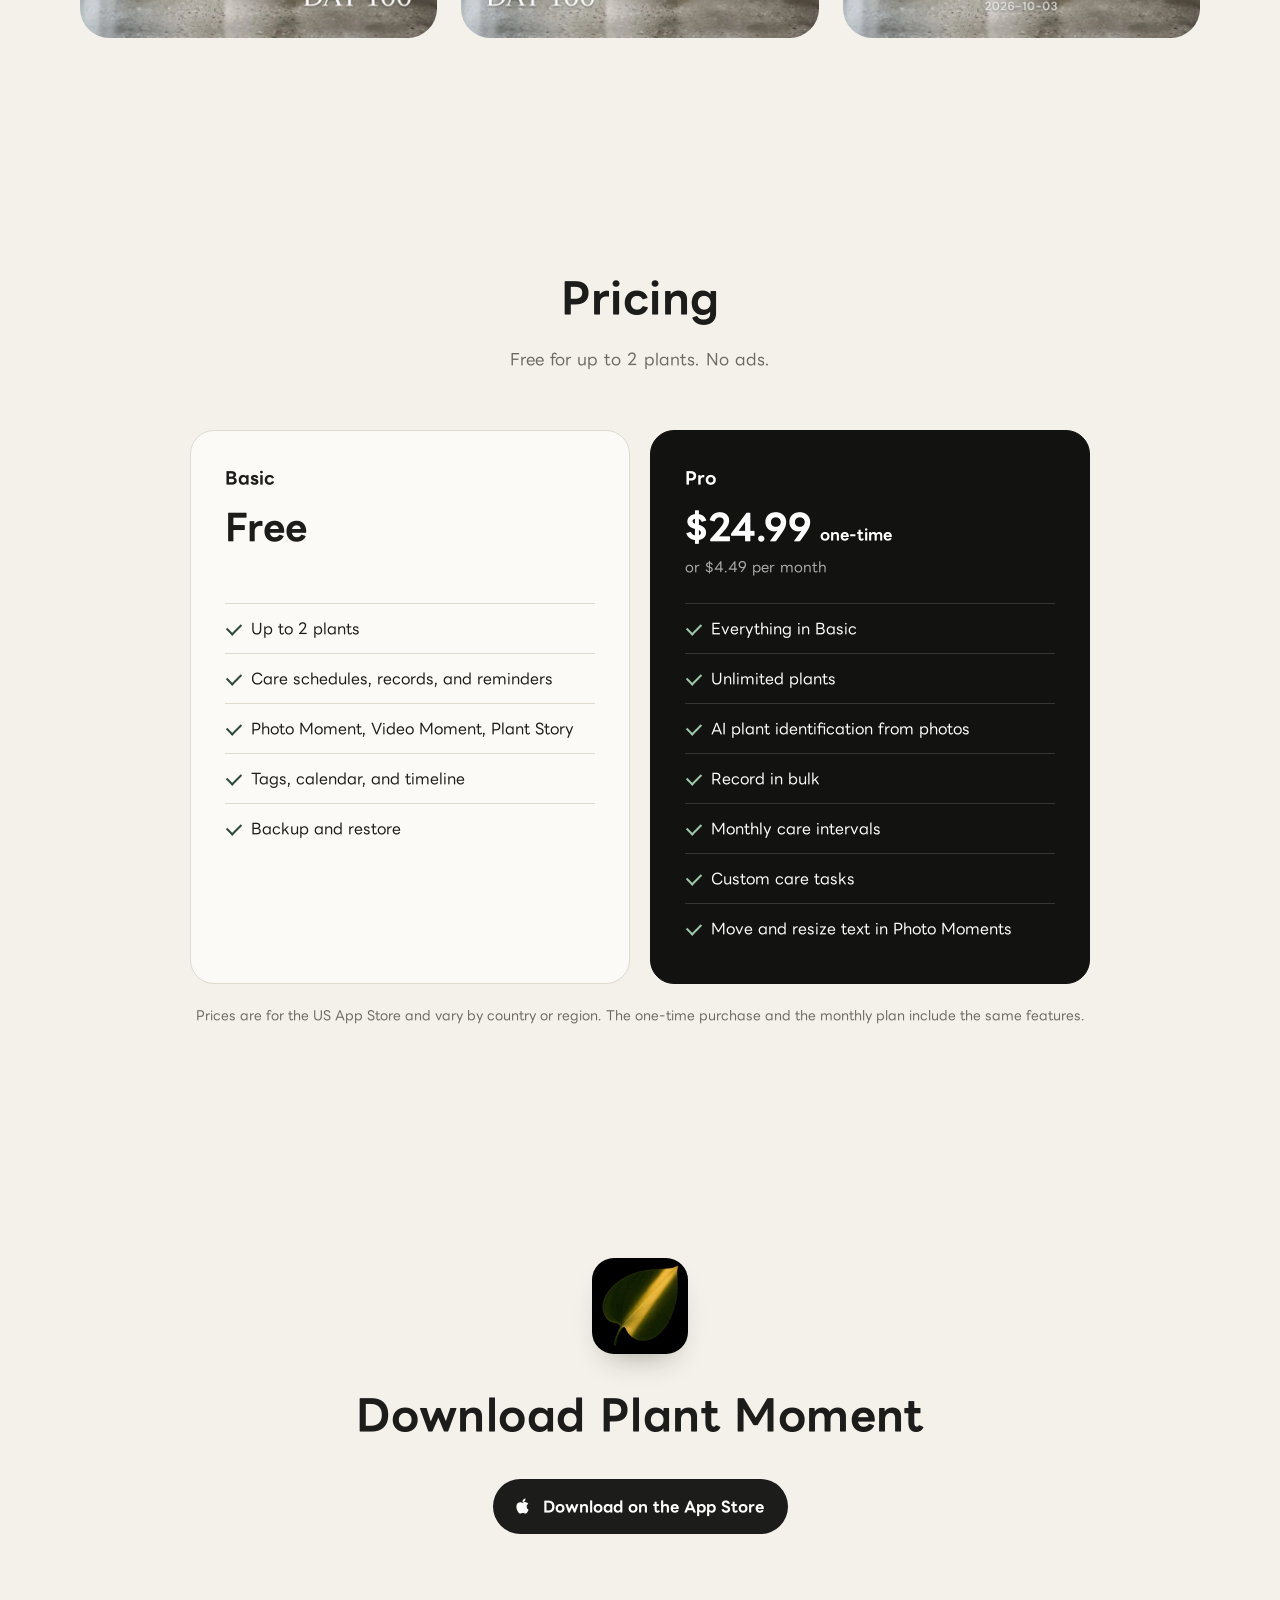
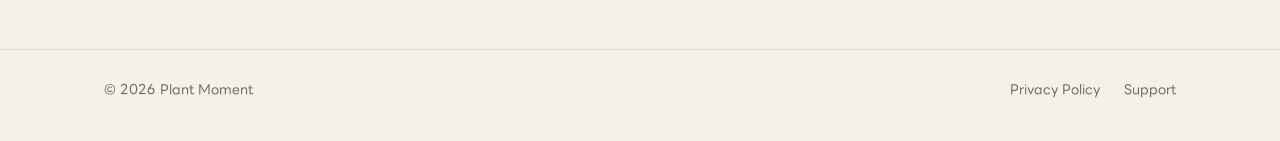
<file: en/index.html>
<!doctype html>
<html lang="en">
<head>
<meta charset="utf-8">
<meta name="viewport" content="width=device-width, initial-scale=1, viewport-fit=cover">
<title>Plant Moment — Plant care and 2-second growth videos for iPhone</title>
<meta name="description" content="Plant Moment is an iPhone app for tracking plant care and recording your plants with photos and 2-second videos.">
<meta property="og:title" content="Plant Moment — Plant care and 2-second growth videos for iPhone">
<meta property="og:description" content="An iPhone app for tracking plant care and taking photos and 2-second videos of your plants. Photos show the DAY count and plant name, and 2-second videos can be joined into a Plant Story.">
<meta property="og:image" content="https://yamakentoc.github.io/PlantMoment-LP/assets/en/moment-t1.webp">
<meta property="og:image:width" content="720">
<meta property="og:image:height" content="900">
<meta property="og:url" content="https://yamakentoc.github.io/PlantMoment-LP/en/">
<meta property="og:type" content="website">
<meta property="og:site_name" content="Plant Moment">
<meta property="og:locale" content="en_US">
<meta property="og:locale:alternate" content="ja_JP">
<meta name="theme-color" content="#f4f1ea">
<link rel="icon" href="../assets/app-icon.png">
<link rel="apple-touch-icon" href="../assets/app-icon.png">
<link rel="canonical" href="https://yamakentoc.github.io/PlantMoment-LP/en/">
<link rel="alternate" hreflang="ja" href="https://yamakentoc.github.io/PlantMoment-LP/">
<link rel="alternate" hreflang="en" href="https://yamakentoc.github.io/PlantMoment-LP/en/">
<link rel="alternate" hreflang="x-default" href="https://yamakentoc.github.io/PlantMoment-LP/">
<link rel="stylesheet" href="../styles.css">
</head>
<body>

<header class="nav" id="nav">
  <div class="nav-inner">
    <a class="brand" href="#top"><img src="../assets/app-icon.png" alt="" width="26" height="26"><span>Plant Moment</span></a>
    <nav class="nav-links" aria-label="On this page">
      <a href="#story">Plant Story</a>
      <a href="#plants">Plants</a>
      <a href="#care">Care</a>
      <a href="#howto">How to</a>
      <a href="#photo">Photo Moment</a>
      <a href="#pricing">Pricing</a>
    </nav>
    <a class="nav-lang" href="../" hreflang="ja" lang="ja">日本語</a>
    <a class="nav-price" href="#pricing">Pricing</a>
    <a class="nav-cta" href="https://apps.apple.com/app/apple-store/id6813776052?pt=118999846&amp;ct=fromLP&amp;mt=8" target="_blank" rel="noopener">App Store</a>
  </div>
</header>

<main id="top">

  <section class="hero">
    <div class="hero-text">
      <h1>An app for plant care and 2-second growth videos</h1>
      <p class="lead">Made for people who grow houseplants. Plant Moment reminds you when watering and other care is due. Keep taking photos and 2-second videos, and you can watch your plant grow in a single video.</p>
      <div class="hero-actions">
        <a class="store-btn" href="https://apps.apple.com/app/apple-store/id6813776052?pt=118999846&amp;ct=fromLP&amp;mt=8" target="_blank" rel="noopener">
          <svg viewBox="0 0 24 24" aria-hidden="true"><path d="M16.37 12.62c-.02-2.3 1.88-3.4 1.96-3.46-1.07-1.56-2.73-1.78-3.32-1.8-1.41-.14-2.76.83-3.47.83-.72 0-1.82-.81-2.99-.79-1.54.02-2.96.9-3.75 2.27-1.6 2.78-.41 6.89 1.15 9.14.76 1.1 1.67 2.34 2.86 2.3 1.15-.05 1.58-.74 2.97-.74 1.38 0 1.77.74 2.98.72 1.23-.02 2.01-1.12 2.76-2.23.87-1.28 1.23-2.52 1.25-2.58-.03-.01-2.39-.92-2.4-3.66zM14.1 5.86c.63-.77 1.06-1.83.94-2.89-.91.04-2.01.61-2.66 1.37-.58.67-1.09 1.76-.96 2.8 1.02.08 2.05-.51 2.68-1.28z"/></svg>
          <span>Download on the App Store</span>
        </a>
        <div class="hero-qr"><svg aria-hidden="true" viewBox="0 0 37 37" class="segno"><path class="qrline" stroke="#1c1c1a" d="M0 0.5h7m1 0h1m1 0h4m1 0h3m3 0h1m2 0h2m2 0h1m1 0h7m-37 1h1m5 0h1m1 0h1m1 0h2m4 0h4m4 0h3m3 0h1m5 0h1m-37 1h1m1 0h3m1 0h1m1 0h1m2 0h3m1 0h2m2 0h4m2 0h1m1 0h2m1 0h1m1 0h3m1 0h1m-37 1h1m1 0h3m1 0h1m5 0h1m1 0h2m1 0h1m1 0h1m1 0h1m3 0h1m1 0h1m2 0h1m1 0h3m1 0h1m-37 1h1m1 0h3m1 0h1m1 0h1m1 0h1m2 0h2m2 0h1m1 0h1m2 0h1m2 0h2m1 0h1m1 0h1m1 0h3m1 0h1m-37 1h1m5 0h1m2 0h2m4 0h3m2 0h1m2 0h1m4 0h1m1 0h1m5 0h1m-37 1h7m1 0h1m1 0h1m1 0h1m1 0h1m1 0h1m1 0h1m1 0h1m1 0h1m1 0h1m1 0h1m1 0h1m1 0h7m-28 1h2m2 0h2m1 0h1m1 0h2m2 0h1m1 0h2m-26 1h1m2 0h7m2 0h1m1 0h1m2 0h2m8 0h1m1 0h1m2 0h1m1 0h3m-37 1h1m2 0h1m6 0h1m1 0h1m1 0h1m1 0h1m2 0h1m2 0h2m1 0h1m1 0h3m2 0h1m1 0h2m-36 1h1m2 0h2m1 0h2m3 0h1m3 0h3m2 0h2m1 0h1m3 0h4m3 0h1m1 0h1m-37 1h1m2 0h1m3 0h8m1 0h5m1 0h1m1 0h1m3 0h1m1 0h1m3 0h3m-37 1h1m1 0h2m2 0h2m4 0h1m1 0h2m3 0h2m1 0h3m2 0h1m2 0h2m4 0h1m-37 1h1m1 0h3m2 0h1m1 0h2m1 0h4m1 0h2m1 0h1m2 0h1m2 0h4m2 0h2m1 0h1m-36 1h1m4 0h3m1 0h1m1 0h2m1 0h3m2 0h2m4 0h1m1 0h1m1 0h1m2 0h3m1 0h1m-35 1h3m3 0h1m13 0h2m4 0h2m1 0h1m1 0h4m-37 1h1m2 0h2m1 0h1m1 0h1m3 0h1m1 0h2m2 0h1m1 0h1m1 0h1m1 0h5m1 0h2m2 0h3m-36 1h2m4 0h1m4 0h1m1 0h1m4 0h1m1 0h1m4 0h3m4 0h2m-34 1h3m2 0h4m1 0h2m1 0h1m1 0h1m2 0h2m2 0h3m1 0h1m1 0h2m1 0h1m3 0h1m-36 1h1m3 0h1m1 0h1m2 0h2m1 0h4m2 0h2m1 0h2m1 0h1m4 0h1m1 0h1m3 0h1m-36 1h2m2 0h2m1 0h2m4 0h1m1 0h2m1 0h1m4 0h1m2 0h6m-32 1h2m2 0h1m1 0h1m1 0h3m2 0h2m1 0h1m1 0h1m2 0h6m1 0h1m2 0h1m1 0h2m-36 1h2m2 0h1m1 0h1m3 0h3m2 0h4m1 0h1m2 0h1m2 0h2m1 0h3m1 0h1m1 0h2m-37 1h2m7 0h3m2 0h1m1 0h3m1 0h1m1 0h2m2 0h2m1 0h8m-35 1h2m2 0h1m1 0h1m2 0h1m1 0h2m2 0h2m5 0h1m1 0h1m3 0h1m4 0h1m-36 1h1m3 0h1m2 0h4m1 0h3m3 0h2m3 0h2m2 0h1m1 0h1m1 0h3m-34 1h3m2 0h6m2 0h1m1 0h1m1 0h3m1 0h2m1 0h1m1 0h2m2 0h2m3 0h2m-37 1h1m1 0h1m1 0h2m2 0h1m1 0h1m1 0h3m1 0h1m1 0h1m4 0h1m2 0h1m3 0h1m1 0h1m1 0h2m-36 1h1m1 0h2m2 0h1m1 0h1m5 0h2m3 0h2m1 0h4m2 0h5m1 0h1m-27 1h1m1 0h2m1 0h1m1 0h1m1 0h5m3 0h1m2 0h1m3 0h1m1 0h1m-35 1h7m1 0h8m1 0h4m2 0h1m1 0h2m1 0h1m1 0h1m1 0h1m2 0h2m-37 1h1m5 0h1m1 0h1m2 0h1m1 0h1m1 0h2m1 0h3m1 0h2m1 0h2m1 0h1m3 0h1m-33 1h1m1 0h3m1 0h1m1 0h2m6 0h1m1 0h2m3 0h1m3 0h6m2 0h2m-37 1h1m1 0h3m1 0h1m1 0h4m2 0h1m3 0h1m3 0h3m2 0h1m1 0h2m2 0h2m1 0h1m-37 1h1m1 0h3m1 0h1m3 0h5m2 0h1m3 0h1m1 0h5m4 0h3m1 0h1m-37 1h1m5 0h1m3 0h1m4 0h1m1 0h1m2 0h1m1 0h2m2 0h2m2 0h1m1 0h1m1 0h3m-37 1h7m1 0h2m1 0h1m2 0h1m1 0h1m1 0h1m4 0h2m2 0h5m4 0h1"/></svg><p>Scan with your iPhone to open the App Store</p></div>
      </div>
    </div>
    <figure class="hero-media screen">
      <div class="phone-ui">
        <div class="phone-status" aria-hidden="true">
          <span>9:41</span>
          <svg viewBox="0 0 64 13"><g fill="#fff"><rect x="0" y="8" width="3" height="4" rx="1"/><rect x="5" y="5.5" width="3" height="6.5" rx="1"/><rect x="10" y="3" width="3" height="9" rx="1"/><rect x="15" y="0.5" width="3" height="11.5" rx="1"/><path d="M30.5 2.6a9.6 9.6 0 0 1 6.8 2.8l1.1-1.1a11.2 11.2 0 0 0-15.8 0l1.1 1.1a9.6 9.6 0 0 1 6.8-2.8zm0 3.5a6 6 0 0 1 4.3 1.8l1.1-1.1a7.6 7.6 0 0 0-10.8 0l1.1 1.1a6 6 0 0 1 4.3-1.8zm0 3.5a2.5 2.5 0 0 1 1.8.7l-1.8 1.8-1.8-1.8a2.5 2.5 0 0 1 1.8-.7z"/><rect x="42" y="1" width="19" height="10" rx="3" fill="none" stroke="#fff" stroke-opacity=".4"/><rect x="43.5" y="2.5" width="16" height="7" rx="1.6"/><rect x="62" y="4" width="1.5" height="4" rx=".7" fill-opacity=".4"/></g></svg>
        </div>
        <div class="phone-hero">
      <div class="film">
        <video class="hero-video" src="../assets/plant-story.mp4" poster="../assets/plant-story-poster.jpg" muted loop playsinline autoplay preload="auto" aria-label="A Plant Story of a Monstera. 2-second videos play one after another."></video>
        <div class="film-center" aria-hidden="true">
          <span class="film-day" id="film-day">DAY 1</span>
          <span class="film-note" id="film-note">Brought my Monstera home!</span>
        </div>
        <div class="film-meta" aria-hidden="true">
          <span id="film-date">May 1, 2026</span>
          <span class="film-name">Monstera deliciosa</span>
        </div>
      </div>
      <ol class="film-thumbs" id="film-thumbs" aria-hidden="true">
        <li data-day="1" data-date="May 1, 2026" data-note="Brought my Monstera home!" data-from="0" data-to="2">
          <span class="thumb"><img src="../assets/story-thumb-001.webp" alt="" width="180" height="240"><span class="bar"><i></i></span></span>
          <span class="label">DAY 1</span>
        </li>
        <li data-day="10" data-date="May 10, 2026" data-note="Time to water" data-from="2" data-to="3.875">
          <span class="thumb"><img src="../assets/story-thumb-010.webp" alt="" width="180" height="240"><span class="bar"><i></i></span></span>
          <span class="label">DAY 10</span>
        </li>
        <li data-day="30" data-date="May 30, 2026" data-note="Is that a new shoot?" data-from="3.875" data-to="6.041667">
          <span class="thumb"><img src="../assets/story-thumb-030.webp" alt="" width="180" height="240"><span class="bar"><i></i></span></span>
          <span class="label">DAY 30</span>
        </li>
        <li data-day="50" data-date="Jun 19, 2026" data-note="My Monstera at home in the evening" data-from="6.041667" data-to="8.166667">
          <span class="thumb"><img src="../assets/story-thumb-050.webp" alt="" width="180" height="240"><span class="bar"><i></i></span></span>
          <span class="label">DAY 50</span>
        </li>
        <li data-day="100" data-date="Aug 8, 2026" data-note="Apparently it's been 100 days already" data-from="8.166667" data-to="10.041667">
          <span class="thumb"><img src="../assets/story-thumb-100.webp" alt="" width="180" height="240"><span class="bar"><i></i></span></span>
          <span class="label">DAY 100</span>
        </li>
      </ol>
        </div>
      </div>
    </figure>
  </section>

  <section class="story" id="story">
    <div class="story-grid">
      <div class="story-text">
        <h2>2-second videos and<br>Plant Story</h2>
        <p>A Video Moment is a short video that stops automatically after 2 seconds. Once you have two or more videos of the same plant, you can join them in the order you took them to make a Plant Story. Photos and videos both show DAY, the number of days since you brought the plant home.</p>
      </div>
      <div class="screen screen-dark">
        <img src="../assets/en/shot-story.webp" alt="Plant Story screen. Five Video Moments of a Monstera, from DAY 1 to DAY 100" width="600" height="1305" loading="lazy">
      </div>
    </div>
    <ol class="days" aria-label="A Monstera growing">
      <li><img src="../assets/day-001.webp" alt="" loading="lazy"><span>DAY 1</span></li>
      <li><img src="../assets/day-010.webp" alt="" loading="lazy"><span>DAY 10</span></li>
      <li><img src="../assets/day-030.webp" alt="" loading="lazy"><span>DAY 30</span></li>
      <li><img src="../assets/day-050.webp" alt="" loading="lazy"><span>DAY 50</span></li>
      <li><img src="../assets/day-100.webp" alt="" loading="lazy"><span>DAY 100</span></li>
    </ol>
  </section>

  <section class="plants" id="plants">
    <div class="care-grid plants-grid">
      <div class="care-text">
        <h2>Adding plants and<br>the plant list</h2>
        <p>The list shows each plant with its photo, DAY count, and the days until its next care.</p>
        <ul class="plain">
          <li><strong>Only a name is required</strong>All you need to add a plant is its name. Search by name, get suggestions from a photo, or type any name you like.</li>
          <li><strong>Photo, date added, pot size</strong>You can set tags and a watering schedule on the same screen, and change them any time later.</li>
          <li><strong>Record care from the list</strong>Tap “Today” or “In 2 days” on a card to record care. If you tap by mistake, you can undo it within 3 seconds.</li>
          <li><strong>Archive</strong>Plants you no longer have can be removed from the list and notifications while keeping their records. You can restore them too.</li>
        </ul>
      </div>
      <div class="care-shots">
        <div class="screen"><img src="../assets/en/shot-plants.webp" alt="Plants tab. Two columns of plants with photo, DAY, and days until next care" width="600" height="1305" loading="lazy"></div>
        <div class="screen"><img src="../assets/en/shot-register.webp" alt="Add plant screen. Plant name, scientific name, date added, pot size, tags, watering" width="600" height="1305" loading="lazy"></div>
      </div>
    </div>
  </section>

  <section class="care" id="care">
    <div class="care-grid">
      <div class="care-shots">
        <div class="screen"><img src="../assets/en/shot-care.webp" alt="Care tab. Today’s care listed by plant" width="600" height="1305" loading="lazy"></div>
        <div class="screen"><img src="../assets/en/shot-detail.webp" alt="Monstera detail screen. Last and next dates for watering, misting, and fertilizing" width="600" height="1305" loading="lazy"></div>
      </div>
      <div class="care-text">
        <h2>Care schedule</h2>
        <p>Set schedules for watering, misting, fertilizing, and more for each plant.</p>
        <ul class="plain">
          <li><strong>Intervals per plant and per task</strong>For example, water every 7 days and fertilize every 30 days.</li>
          <li><strong>Skip or postpone</strong>Postpone to tomorrow, in 2 days, in a week, or any date you choose. Skipping moves on to the next due date without adding a record.</li>
          <li><strong>Last and next dates</strong>Each plant’s screen shows when you last did each task and when it is due next.</li>
        </ul>
      </div>
    </div>
  </section>

  <section class="more" id="more">
    <h2>More features</h2>
    <div class="feature-grid">
      <article class="fcard">
        <div class="fv fv-photo"><img src="../assets/day-001.webp" alt="" loading="lazy"><div class="id-card"><strong>Monstera</strong><em>Monstera deliciosa</em></div></div>
        <div class="fb"><h3>Identify plants with AI</h3><p>Take a photo or pick one from your library, and Plant Moment suggests plant names using Pl@ntNet, a plant image identification service. The scientific name of the suggestion you choose is filled in too.</p></div>
      </article>
      <article class="fcard">
        <div class="fv"><div class="chips"><span class="chip on">All</span><span class="chip">Living room</span><span class="chip">Window</span><span class="chip">Balcony</span><span class="chip">Bedroom</span></div></div>
        <div class="fb"><h3>Tags</h3><p>Filter the list with tags such as “Living room” or “Window”.</p></div>
      </article>
      <article class="fcard">
        <div class="fv"><div class="batch"><div class="bts"><span class="bt"><img src="../assets/story-thumb-010.webp" alt="" loading="lazy"></span><span class="bt"><img src="../assets/story-thumb-050.webp" alt="" loading="lazy"></span><span class="bt"><img src="../assets/story-thumb-100.webp" alt="" loading="lazy"></span></div><span class="chip on">Record watering for 3 plants</span></div></div>
        <div class="fb"><h3>Record in bulk</h3><p>Select several plants and record watering or other care for all of them at once.</p></div>
      </article>
      <article class="fcard">
        <div class="fv"><div class="mini-cal" aria-hidden="true"><span>1</span><span class="w">2</span><span>3</span><span>4</span><span class="f">5</span><span>6</span><span>7</span><span>8</span><span class="w">9</span><span>10</span><span>11</span><span class="m">12</span><span>13</span><span>14</span><span>15</span><span class="w">16</span><span>17</span><span>18</span><span class="f">19</span><span>20</span><span>21</span><span>22</span><span class="w">23</span><span>24</span><span>25</span><span class="m">26</span><span>27</span><span>28</span><span>29</span><span class="w">30</span></div></div>
        <div class="fb"><h3>Calendar for all plants</h3><p>The calendar in the History tab shows care and Moments for all your plants by date.</p></div>
      </article>
      <article class="fcard">
        <div class="fv"><ol class="months" aria-hidden="true"><li style="--d:10"><b>10d</b><i></i><span>Jan</span></li><li style="--d:10"><b>10d</b><i></i><span>Feb</span></li><li style="--d:7"><b>7d</b><i></i><span>Mar</span></li><li style="--d:5"><b>5d</b><i></i><span>Apr</span></li><li style="--d:4"><b>4d</b><i></i><span>May</span></li><li style="--d:3"><b>3d</b><i></i><span>Jun</span></li><li style="--d:3"><b>3d</b><i></i><span>Jul</span></li><li style="--d:3"><b>3d</b><i></i><span>Aug</span></li><li style="--d:4"><b>4d</b><i></i><span>Sep</span></li><li style="--d:5"><b>5d</b><i></i><span>Oct</span></li><li style="--d:7"><b>7d</b><i></i><span>Nov</span></li><li style="--d:10"><b>10d</b><i></i><span>Dec</span></li></ol></div>
        <div class="fb"><h3>Monthly care intervals</h3><p>Change the interval by month, for example every 3 days in summer and every 10 days in winter.</p></div>
      </article>
      <article class="fcard">
        <div class="fv fv-photo"><img src="../assets/en/moment-t4.webp" alt="" loading="lazy"><div class="chips chips-bottom"><span class="chip on">Natural</span><span class="chip">Morning</span><span class="chip">Quiet</span><span class="chip">Warm</span><span class="chip">Botanical</span><span class="chip">Mono</span></div></div>
        <div class="fb"><h3>Photo editing</h3><p>Choose from 6 filters and white or black text. You can also move and resize the DAY, plant name, and date.</p></div>
      </article>
      <article class="fcard text"><h3>Schedule types</h3><p>Besides “every few days”, you can schedule by weekday, such as every Wednesday or every other Sunday, or add a one-time task.</p></article>
      <article class="fcard text"><h3>Care reminders</h3><p>The day’s care arrives in a single notification at a time you set. Anything not done is reminded once more the next day.</p></article>
      <article class="fcard text"><h3>Care tasks</h3><p>Add watering, misting, fertilizing, repotting, pruning, or pest control. You can also create your own task with a name, icon, and color.</p></article>
      <article class="fcard text"><h3>Timeline</h3><p>The timeline in the History tab lists care records, photos, and 2-second videos by date.</p></article>
      <article class="fcard text"><h3>Pot size</h3><p>Enter the pot size as a diameter in centimeters or in Japanese gō units (in steps of 0.5).</p></article>
      <article class="fcard text"><h3>Backup</h3><p>Save your records, photos, and videos as a single file in the Files app. When you switch to a new iPhone, restore everything from that file.</p></article>
    </div>
  </section>

  <section class="howto" id="howto">
    <div class="section-head">
      <h2>Better-looking plant photos</h2>
      <p>Take a photo from the Moment tab. Pick a template, and the photo gets the DAY count and plant name.</p>
    </div>
    <div class="howto-body">
      <div class="screen">
        <video id="howto-video" src="../assets/en/howto.mp4" poster="../assets/en/howto-poster.jpg" muted playsinline preload="metadata" aria-label="Using the app from the Moment tab to a finished Photo Moment"></video>
      </div>
      <ol class="steps" id="steps">
        <li data-from="0" data-to="2.6">
          <button type="button">
            <span class="n">1</span>
            <span class="t">Open the Moment tab</span>
            <span class="d">Tap Moment in the middle of the tab bar, then choose Take photo.</span>
          </button>
        </li>
        <li data-from="2.6" data-to="6.5">
          <button type="button">
            <span class="n">2</span>
            <span class="t">Choose a plant and shoot</span>
            <span class="d">Choose a plant and the camera opens. You can also use a photo from your library.</span>
          </button>
        </li>
        <li data-from="6.5" data-to="19.1">
          <button type="button">
            <span class="n">3</span>
            <span class="t">Pick a template</span>
            <span class="d">Choose one of 6 text layouts. Save or share the finished photo.</span>
          </button>
        </li>
      </ol>
    </div>
  </section>

  <section class="photo" id="photo">
    <div class="section-head">
      <h2>What you can make</h2>
      <p>A Photo Moment is a photo with the DAY count, plant name, and date. There are 6 templates, each with a different text layout.</p>
    </div>
    <ul class="templates">
      <li><img src="../assets/en/moment-t1.webp" alt="Template 1. DAY, scientific name, and date at bottom left" width="720" height="900" loading="lazy"></li>
      <li><img src="../assets/en/moment-t2.webp" alt="Template 2. DAY and date at the top, scientific name at bottom left" width="720" height="900" loading="lazy"></li>
      <li><img src="../assets/en/moment-t3.webp" alt="Template 3. Scientific name at bottom left, DAY and date at bottom right" width="720" height="900" loading="lazy"></li>
      <li><img src="../assets/en/moment-t4.webp" alt="Template 4. Scientific name and date at the top, DAY at bottom right" width="720" height="900" loading="lazy"></li>
      <li><img src="../assets/en/moment-t5.webp" alt="Template 5. Scientific name and date at top left, DAY at bottom left" width="720" height="900" loading="lazy"></li>
      <li><img src="../assets/en/moment-t6.webp" alt="Template 6. DAY and scientific name at bottom center" width="720" height="900" loading="lazy"></li>
    </ul>
  </section>

  <section class="pricing" id="pricing">
    <div class="section-head">
      <h2>Pricing</h2>
      <p>Free for up to 2 plants. No ads.</p>
    </div>
    <div class="plans">
      <div class="plan">
        <h3>Basic</h3>
        <p class="price">Free</p>
        <p class="price-sub">&nbsp;</p>
        <ul>
          <li>Up to 2 plants</li>
          <li>Care schedules, records, and reminders</li>
          <li>Photo Moment, Video Moment, Plant Story</li>
          <li>Tags, calendar, and timeline</li>
          <li>Backup and restore</li>
        </ul>
      </div>
      <div class="plan pro">
        <h3>Pro</h3>
        <p class="price">$24.99<small>one-time</small></p>
        <p class="price-sub">or $4.49 per month</p>
        <ul>
          <li>Everything in Basic</li>
          <li>Unlimited plants</li>
          <li>AI plant identification from photos</li>
          <li>Record in bulk</li>
          <li>Monthly care intervals</li>
          <li>Custom care tasks</li>
          <li>Move and resize text in Photo Moments</li>
        </ul>
      </div>
    </div>
    <p class="plans-note">Prices are for the US App Store and vary by country or region. The one-time purchase and the monthly plan include the same features.</p>
  </section>

  <section class="cta">
    <img class="cta-icon" src="../assets/app-icon.png" alt="" width="96" height="96" loading="lazy">
    <h2>Download Plant Moment</h2>
    <a class="store-btn" href="https://apps.apple.com/app/apple-store/id6813776052?pt=118999846&amp;ct=fromLP&amp;mt=8" target="_blank" rel="noopener">
      <svg viewBox="0 0 24 24" aria-hidden="true"><path d="M16.37 12.62c-.02-2.3 1.88-3.4 1.96-3.46-1.07-1.56-2.73-1.78-3.32-1.8-1.41-.14-2.76.83-3.47.83-.72 0-1.82-.81-2.99-.79-1.54.02-2.96.9-3.75 2.27-1.6 2.78-.41 6.89 1.15 9.14.76 1.1 1.67 2.34 2.86 2.3 1.15-.05 1.58-.74 2.97-.74 1.38 0 1.77.74 2.98.72 1.23-.02 2.01-1.12 2.76-2.23.87-1.28 1.23-2.52 1.25-2.58-.03-.01-2.39-.92-2.4-3.66zM14.1 5.86c.63-.77 1.06-1.83.94-2.89-.91.04-2.01.61-2.66 1.37-.58.67-1.09 1.76-.96 2.8 1.02.08 2.05-.51 2.68-1.28z"/></svg>
      <span>Download on the App Store</span>
    </a>
  </section>

</main>

<footer class="footer">
  <div class="footer-inner">
    <span>© 2026 Plant Moment</span>
    <nav aria-label="Footer">
      <a href="https://yamakentoc.github.io/PlantMoment-Legal/privacy-en/">Privacy Policy</a>
      <a href="https://yamakentoc.github.io/PlantMoment-Legal/support-en/">Support</a>
    </nav>
  </div>
</footer>

<script src="../main.js" defer></script>
</body>
</html>
</file>
<file: styles.css>
@font-face { font-family: "LINE Seed JP"; src: url("assets/fonts/LINESeedJP-Regular-subset.woff2") format("woff2"); font-weight: 400; font-display: swap; }
@font-face { font-family: "LINE Seed JP"; src: url("assets/fonts/LINESeedJP-Bold-subset.woff2") format("woff2"); font-weight: 700; font-display: swap; }

:root {
  --bg: #f4f1ea;
  --paper: #fbfaf6;
  --ink: #1c1c1a;
  --muted: #6b6a64;
  --line: #dedad0;
  --green: #2f4a3a;
  --dark: #121311;
  --wrap: 1120px;
  --sans: "LINE Seed JP", -apple-system, BlinkMacSystemFont, "Hiragino Sans", "Hiragino Kaku Gothic ProN", sans-serif;
}

* { box-sizing: border-box; }
html { scroll-behavior: smooth; -webkit-text-size-adjust: 100%; }
body { margin: 0; background: var(--bg); color: var(--ink); font-family: var(--sans); font-size: 16px; line-height: 1.8; -webkit-font-smoothing: antialiased; }
img, video { display: block; max-width: 100%; }
a { color: inherit; }
.nb { white-space: nowrap; }
h1, h2 { font-weight: 700; letter-spacing: .01em; line-height: 1.35; margin: 0; }
h2 { font-size: clamp(28px, 3.6vw, 42px); }
p { margin: 0; }
section { padding: clamp(72px, 9vw, 120px) 24px; }
.section-head { max-width: 620px; margin: 0 auto 56px; text-align: center; }
.section-head p { color: var(--muted); margin-top: 20px; }

/* nav */
.nav { position: fixed; inset: 0 0 auto; z-index: 10; transition: background .3s, border-color .3s; border-bottom: 1px solid transparent; }
.nav.is-solid { background: rgba(244, 241, 234, .86); backdrop-filter: saturate(160%) blur(16px); -webkit-backdrop-filter: saturate(160%) blur(16px); border-color: var(--line); }
.nav-inner { max-width: var(--wrap); margin: 0 auto; height: 56px; padding: 0 24px; display: flex; align-items: center; gap: 32px; }
.brand { display: flex; align-items: center; gap: 10px; text-decoration: none; font-weight: 700; font-size: 15px; }
.brand img { border-radius: 7px; }
.nav-links { display: flex; gap: 28px; margin-left: auto; font-size: 14px; }
.nav-links a { text-decoration: none; color: var(--muted); }
.nav-links a:hover { color: var(--ink); }
.nav-price { display: none; }
.nav-lang { font-size: 14px; color: var(--muted); text-decoration: none; }
.nav-lang:hover { color: var(--ink); }
.nav-cta { font-size: 13px; font-weight: 700; text-decoration: none; background: var(--ink); color: #fff; padding: 6px 14px; border-radius: 999px; }

/* buttons */
.store-btn { display: inline-flex; align-items: center; gap: 10px; background: var(--ink); color: #fff; text-decoration: none; font-weight: 700; font-size: 15px; padding: 14px 24px 14px 20px; border-radius: 999px; transition: transform .2s, background .2s; }
.store-btn:hover { background: #000; transform: translateY(-1px); }
.store-btn span { white-space: nowrap; }
.store-btn svg { width: 20px; height: 20px; fill: currentColor; }

/* hero */
.hero { max-width: var(--wrap); margin: 0 auto; min-height: 100svh; padding-top: 120px; padding-bottom: 80px; display: grid; grid-template-columns: 1fr minmax(0, 440px); gap: clamp(40px, 7vw, 110px); align-items: center; }
.hero h1 { font-size: clamp(30px, 3.6vw, 50px); }
.hero .lead { color: var(--muted); max-width: 30em; margin: 28px 0 40px; font-size: 17px; }
.hero-media { margin: 0; width: 100%; max-width: 380px; justify-self: center; }
/* オンボーディングのPlant Storyページ（402×874pt）を画面内に再現する */
.phone-ui { container-type: inline-size; overflow: hidden; color: #fff; background: linear-gradient(rgba(0, 0, 0, .2), rgba(0, 0, 0, .5), rgba(0, 0, 0, .9)), linear-gradient(rgba(0, 0, 0, .62), rgba(0, 0, 0, .62)), url("assets/onboarding-backdrop.jpg") center / cover; }
.phone-ui > * { --pt: calc(100cqw / 402); }
.phone-status { position: absolute; top: 0; left: 0; right: 0; height: calc(62 * var(--pt)); display: flex; align-items: center; justify-content: space-between; padding: calc(4 * var(--pt)) calc(34 * var(--pt)) 0 calc(48 * var(--pt)); font-size: calc(17 * var(--pt)); font-weight: 700; }
.phone-status svg { width: calc(64 * var(--pt)); height: auto; }
.phone-hero { position: absolute; top: calc(150 * var(--pt)); left: calc(20 * var(--pt)); width: calc(362 * var(--pt)); }
/* オンボーディングのPlant Story（幅310pt・4:5）と同じ比率で、文字の大きさと位置を幅に合わせて拡大する */
.film { position: relative; aspect-ratio: 4 / 5; border-radius: calc(24 / 310 * 100%) / calc(24 / 387.5 * 100%); overflow: hidden; background: #000; color: #fff; container-type: inline-size; }
.hero-video { position: absolute; inset: 0; width: 100%; height: 100%; object-fit: cover; }
.film::after { content: ""; position: absolute; inset: 0; background: linear-gradient(transparent 50%, rgba(0, 0, 0, .72)); pointer-events: none; }
.film-center, .film-meta { position: absolute; z-index: 1; }
.film-center { inset: 0; padding: 0 calc(24 / 310 * 100cqw); display: flex; flex-direction: column; align-items: center; justify-content: center; gap: calc(6 / 310 * 100cqw); text-align: center; text-shadow: 0 1px 3px rgba(0, 0, 0, .45); }
.film-day { font-size: calc(28 / 310 * 100cqw); font-weight: 700; line-height: 1.2; }
.film-note { font-size: calc(12 / 310 * 100cqw); line-height: 1.3; }
.film-meta { left: calc(20 / 310 * 100cqw); bottom: calc(20 / 310 * 100cqw); display: flex; flex-direction: column; gap: calc(3 / 310 * 100cqw); font-size: calc(9 / 310 * 100cqw); line-height: 1.2; text-shadow: 0 1px 2px rgba(0, 0, 0, .45); }
.film-name { font-style: italic; }
.film-thumbs { list-style: none; margin: 0; padding: 0; margin-top: calc(18 / 310 * 100%); display: grid; grid-template-columns: repeat(5, 1fr); gap: calc(8 / 310 * 100%); container-type: inline-size; }
.film-thumbs li { display: flex; flex-direction: column; align-items: center; gap: calc(4 / 310 * 100cqw); opacity: .7; color: rgba(255, 255, 255, .6); transition: opacity .3s; }
.film-thumbs li.is-active { opacity: 1; color: #fff; }
.thumb { position: relative; display: block; width: 100%; aspect-ratio: 3 / 4; border-radius: 6px; overflow: hidden; outline: 1.5px solid transparent; outline-offset: -1.5px; }
.film-thumbs li.is-active .thumb { outline-color: #fff; }
.thumb img { width: 100%; height: 100%; object-fit: cover; display: block; }
.thumb .bar { position: absolute; left: 5px; right: 5px; bottom: 5px; height: 3px; border-radius: 3px; background: rgba(255, 255, 255, .3); overflow: hidden; visibility: hidden; }
.film-thumbs li.is-active .bar { visibility: visible; }
.thumb .bar i { display: block; height: 100%; width: 0; background: #fff; border-radius: 3px; }
.film-thumbs .label { font-size: calc(9 / 310 * 100cqw); line-height: 1.2; }
.film-thumbs li.is-active .label { font-weight: 700; }
.thumb { border-radius: calc(6 / 310 * 100cqw); }

/* plants */
.care-grid.plants-grid { grid-template-columns: minmax(0, 1fr) minmax(0, 1fr); }

/* screens */
/* iPhone 17 Proの公式フレーム（1350×2760、画面1206×2622） */
.screen { position: relative; aspect-ratio: 1350 / 2760; filter: drop-shadow(0 24px 30px rgba(30, 32, 25, .28)); }
.screen > img, .screen > video, .screen > .phone-ui { position: absolute; left: 5.3333%; top: 2.5%; width: 89.3333%; height: 95%; object-fit: cover; border-radius: 18.657% / 8.581%; background: #000; }
.screen::after { content: ""; position: absolute; inset: 0; background: url("assets/iphone17pro-frame.webp") center / 100% 100% no-repeat; pointer-events: none; }

/* howto */
.howto { background: var(--paper); }
.howto-body { max-width: 900px; margin: 0 auto; display: grid; grid-template-columns: minmax(0, 330px) 1fr; gap: clamp(40px, 7vw, 96px); align-items: center; }
.steps { list-style: none; margin: 0; padding: 0; display: grid; gap: 8px; }
.steps button { all: unset; cursor: pointer; display: grid; grid-template-columns: 36px 1fr; column-gap: 16px; padding: 22px 0; border-top: 1px solid var(--line); width: 100%; }
.steps li:last-child button { border-bottom: 1px solid var(--line); }
.steps .n { grid-row: span 2; font-size: 26px; font-weight: 700; line-height: 1; color: #8f8c82; transition: color .3s; }
.steps .t { font-weight: 700; font-size: 18px; color: #5f5d56; transition: color .3s; }
.steps .d { color: var(--muted); font-size: 15px; max-height: 0; overflow: hidden; opacity: 0; transition: max-height .4s, opacity .4s, margin .4s; }
.steps li.is-active .n { color: var(--green); }
.steps li.is-active .t { color: var(--ink); }
.steps li.is-active .d { max-height: 120px; opacity: 1; margin-top: 6px; }
.steps button:focus-visible { outline: 2px solid var(--green); outline-offset: 4px; }

/* photo moment */
.templates { list-style: none; margin: 0 auto; padding: 0; max-width: var(--wrap); display: grid; grid-template-columns: repeat(3, 1fr); gap: clamp(12px, 2vw, 24px); }
.templates img { display: block; width: 100%; height: auto; border-radius: 8.2% / 6.6%; }

/* story */
.story { background: var(--dark); color: #f1efe8; }
.story-grid { max-width: 900px; margin: 0 auto; display: grid; grid-template-columns: 1fr minmax(0, 330px); gap: clamp(40px, 7vw, 96px); align-items: center; }
.story-text > p { color: #b9b7af; margin-top: 24px; }
.story .screen { filter: none; }
.days { list-style: none; padding: 0; margin: clamp(80px, 10vw, 120px) auto 0; max-width: var(--wrap); display: grid; grid-template-columns: repeat(5, 1fr); gap: 12px; }
.days li { position: relative; }
.days img { width: 100%; aspect-ratio: 4 / 5; object-fit: cover; border-radius: 14px; }
.days span { display: block; margin-top: 10px; font-size: 17px; color: #b9b7af; }

/* care */
.care-grid { max-width: 1000px; margin: 0 auto; display: grid; grid-template-columns: minmax(0, 520px) 1fr; gap: clamp(40px, 7vw, 96px); align-items: center; }
.care-shots { display: grid; grid-template-columns: 1fr 1fr; gap: 20px; }
.care-shots .screen:last-child { transform: translateY(48px); }
.care-text > p { color: var(--muted); margin-top: 24px; }
.plain { list-style: none; padding: 0; margin: 36px 0 0; }
.plain li { padding: 18px 0; border-top: 1px solid var(--line); color: var(--muted); font-size: 15px; }
.plain strong { display: block; color: var(--ink); font-size: 16px; margin-bottom: 2px; }

/* more */
.hero-actions { display: flex; flex-wrap: wrap; align-items: center; gap: 20px 28px; }
.hero-actions .store-btn { flex-shrink: 0; }
.hero-qr { display: flex; align-items: center; gap: 14px; }
.hero-qr svg { flex-shrink: 0; width: 76px; height: 76px; padding: 8px; background: #fff; border-radius: 12px; border: 1px solid var(--line); }
.hero-qr p { margin: 0; font-size: 12px; line-height: 1.6; color: var(--muted); max-width: 11em; }

.more { background: var(--paper); }
.more h2 { max-width: var(--wrap); margin: 0 auto 40px; }
h3 { margin: 0; font-size: 17px; font-weight: 700; line-height: 1.5; }
.feature-grid { max-width: var(--wrap); margin: 0 auto; display: grid; grid-template-columns: repeat(3, 1fr); gap: 20px; }
.fcard { background: var(--bg); border-radius: 24px; overflow: hidden; display: flex; flex-direction: column; }
.fcard p { margin: 8px 0 0; color: var(--muted); font-size: 14.5px; line-height: 1.75; }
.fcard .fb { padding: 22px 26px 28px; }
.fcard.text { padding: 26px 26px 28px; }
.fv { position: relative; height: 210px; display: grid; place-items: center; background: #ebe6da; overflow: hidden; }
.fv-photo img { position: absolute; inset: 0; width: 100%; height: 100%; object-fit: cover; }
.id-card { position: absolute; left: 16px; bottom: 16px; background: rgba(255, 255, 255, .94); border-radius: 14px; padding: 10px 16px; line-height: 1.45; box-shadow: 0 8px 20px -10px rgba(0, 0, 0, .35); }
.id-card strong { display: block; font-size: 15px; }
.id-card em { font-size: 12px; color: var(--muted); }
.chips { display: flex; flex-wrap: wrap; justify-content: center; gap: 8px; padding: 0 24px; }
.chip { display: inline-flex; padding: 6px 14px; border-radius: 999px; background: #fff; font-size: 13px; font-weight: 700; line-height: 1.5; white-space: nowrap; box-shadow: 0 1px 2px rgba(0, 0, 0, .06); }
.chip.on { background: var(--green); color: #fff; }
.chips-bottom { position: absolute; left: 0; right: 0; bottom: 14px; flex-wrap: nowrap; justify-content: flex-start; overflow: hidden; padding: 0 14px; gap: 6px; -webkit-mask-image: linear-gradient(90deg, #000 80%, transparent); mask-image: linear-gradient(90deg, #000 80%, transparent); }
.chips-bottom .chip { font-size: 12px; padding: 5px 11px; background: rgba(255, 255, 255, .92); }
.chips-bottom .chip.on { background: var(--green); }
.batch { display: grid; justify-items: center; gap: 18px; }
.bts { display: flex; gap: 12px; }
.bt { position: relative; width: 64px; height: 64px; }
.bt img { width: 100%; height: 100%; object-fit: cover; border-radius: 50%; }
.bt::after { content: ""; position: absolute; right: -2px; bottom: -2px; width: 22px; height: 22px; border-radius: 50%; border: 2px solid #ebe6da; background: var(--green) url("data:image/svg+xml,%3Csvg xmlns='http://www.w3.org/2000/svg' viewBox='0 0 24 24'%3E%3Cpath d='M6 12.5l4 4 8-9' fill='none' stroke='%23fff' stroke-width='2.6' stroke-linecap='round' stroke-linejoin='round'/%3E%3C/svg%3E") center / 14px no-repeat; }
.mini-cal { display: grid; grid-template-columns: repeat(7, 26px); gap: 4px 8px; font-size: 11px; line-height: 1; text-align: center; color: var(--ink); }
.mini-cal span { position: relative; height: 26px; padding-top: 4px; }
.mini-cal span::after { content: ""; position: absolute; left: 50%; bottom: 3px; width: 5px; height: 5px; margin-left: -2.5px; border-radius: 50%; }
.mini-cal .w::after { background: #4a90c8; }
.mini-cal .f::after { background: #c8923a; }
.mini-cal .m::after { background: var(--green); }
.months { list-style: none; margin: 0; padding: 0 22px; width: 100%; height: 150px; display: grid; grid-template-columns: repeat(12, 1fr); gap: 6px; align-items: end; }
.months li { display: flex; flex-direction: column; align-items: center; justify-content: flex-end; height: 100%; gap: 4px; }
.months b { font-size: 9px; font-weight: 700; color: var(--muted); white-space: nowrap; }
.months i { width: 100%; max-width: 18px; height: calc(var(--d) * 9px); border-radius: 5px; background: var(--green); opacity: calc(.35 + (10 - var(--d)) * .09); }
.months span { font-size: 10px; color: var(--muted); white-space: nowrap; }

.pricing { background: var(--bg); }
.plans { max-width: 900px; margin: 0 auto; display: grid; grid-template-columns: 1fr 1fr; gap: 20px; }
.plan { background: var(--paper); border: 1px solid var(--line); border-radius: 24px; padding: 34px 34px 30px; }
.plan.pro { background: var(--dark); border-color: var(--dark); color: #fff; }
.plan .price { margin: 14px 0 0; font-size: 36px; font-weight: 700; line-height: 1.2; }
.plan .price small { font-size: 15px; margin-left: 8px; }
.plan .price-sub { margin: 6px 0 0; font-size: 14px; color: var(--muted); }
.plan.pro .price-sub { color: rgba(255, 255, 255, .65); }
.plan ul { list-style: none; margin: 24px 0 0; padding: 0; font-size: 15px; }
.plan li { padding: 11px 0 11px 26px; border-top: 1px solid var(--line); position: relative; }
.plan.pro li { border-color: rgba(255, 255, 255, .14); }
.plan li::before { content: ""; position: absolute; left: 2px; top: 19px; width: 12px; height: 7px; border-left: 2px solid var(--green); border-bottom: 2px solid var(--green); transform: rotate(-45deg); }
.plan.pro li::before { border-color: #9fc7a9; }
.plans-note { max-width: 900px; margin: 20px auto 0; font-size: 13px; color: var(--muted); text-align: center; }

/* cta */
.cta { text-align: center; }
.cta-icon { margin: 0 auto 32px; border-radius: 22px; box-shadow: 0 16px 30px -16px rgba(30, 32, 25, .4); }
.cta h2 { margin-bottom: 36px; }

.footer { border-top: 1px solid var(--line); font-size: 13px; color: var(--muted); }
.footer-inner { max-width: var(--wrap); margin: 0 auto; padding: 28px 24px 40px; display: flex; justify-content: space-between; gap: 16px; flex-wrap: wrap; }
.footer nav { display: flex; gap: 24px; }
.footer a { text-decoration: none; }
.footer a:hover { color: var(--ink); }

/* reveal */
.js .reveal { opacity: 0; transform: translateY(24px); transition: opacity .9s ease, transform .9s ease; }
.js .reveal.is-in { opacity: 1; transform: none; }

@media (max-width: 1100px) {
  .feature-grid { grid-template-columns: 1fr 1fr; }
}

@media (max-width: 860px) {
  .nav-links { display: none; }
  .nav-price { display: block; font-size: 14px; color: var(--muted); text-decoration: none; }
  .nav-inner { gap: 14px; padding: 0 16px; }
  .brand, .nav-lang, .nav-price, .nav-cta { white-space: nowrap; }
  .nav-lang { margin-left: auto; }
  .nav-cta { margin-left: 0; }
  .hero { grid-template-columns: 1fr; padding-top: 96px; min-height: 0; gap: 48px; }
  .hero-media { max-width: 300px; margin: 0 auto; }
  .howto-body, .story-grid, .care-grid, .care-grid.plants-grid { grid-template-columns: 1fr; }
  .howto .screen, .story .screen { max-width: 300px; width: 100%; margin: 0 auto; }
  .story-grid .screen { order: 2; }
  .howto-body .steps { order: -1; }
  .howto .screen { max-width: 260px; }
  .steps button { padding: 14px 0; }
  .templates { grid-template-columns: repeat(2, 1fr); }
  .days { grid-template-columns: repeat(5, 62vw); overflow-x: auto; scroll-snap-type: x mandatory; padding: 0 24px; margin-left: -24px; margin-right: -24px; scrollbar-width: none; }
  .days li { scroll-snap-align: center; }
  .care-shots { max-width: 520px; width: 100%; margin: 0 auto 48px; }
  .feature-grid { grid-template-columns: 1fr; }
  .plans { grid-template-columns: 1fr; }
  .hero-qr { display: none; }
}

@media (max-width: 420px) {
  .brand span { display: none; }
}

@media (prefers-reduced-motion: reduce) {
  html { scroll-behavior: auto; }
  .js .reveal { opacity: 1; transform: none; transition: none; }
  .steps .d, .steps .n, .steps .t { transition: none; }
}
</file>
